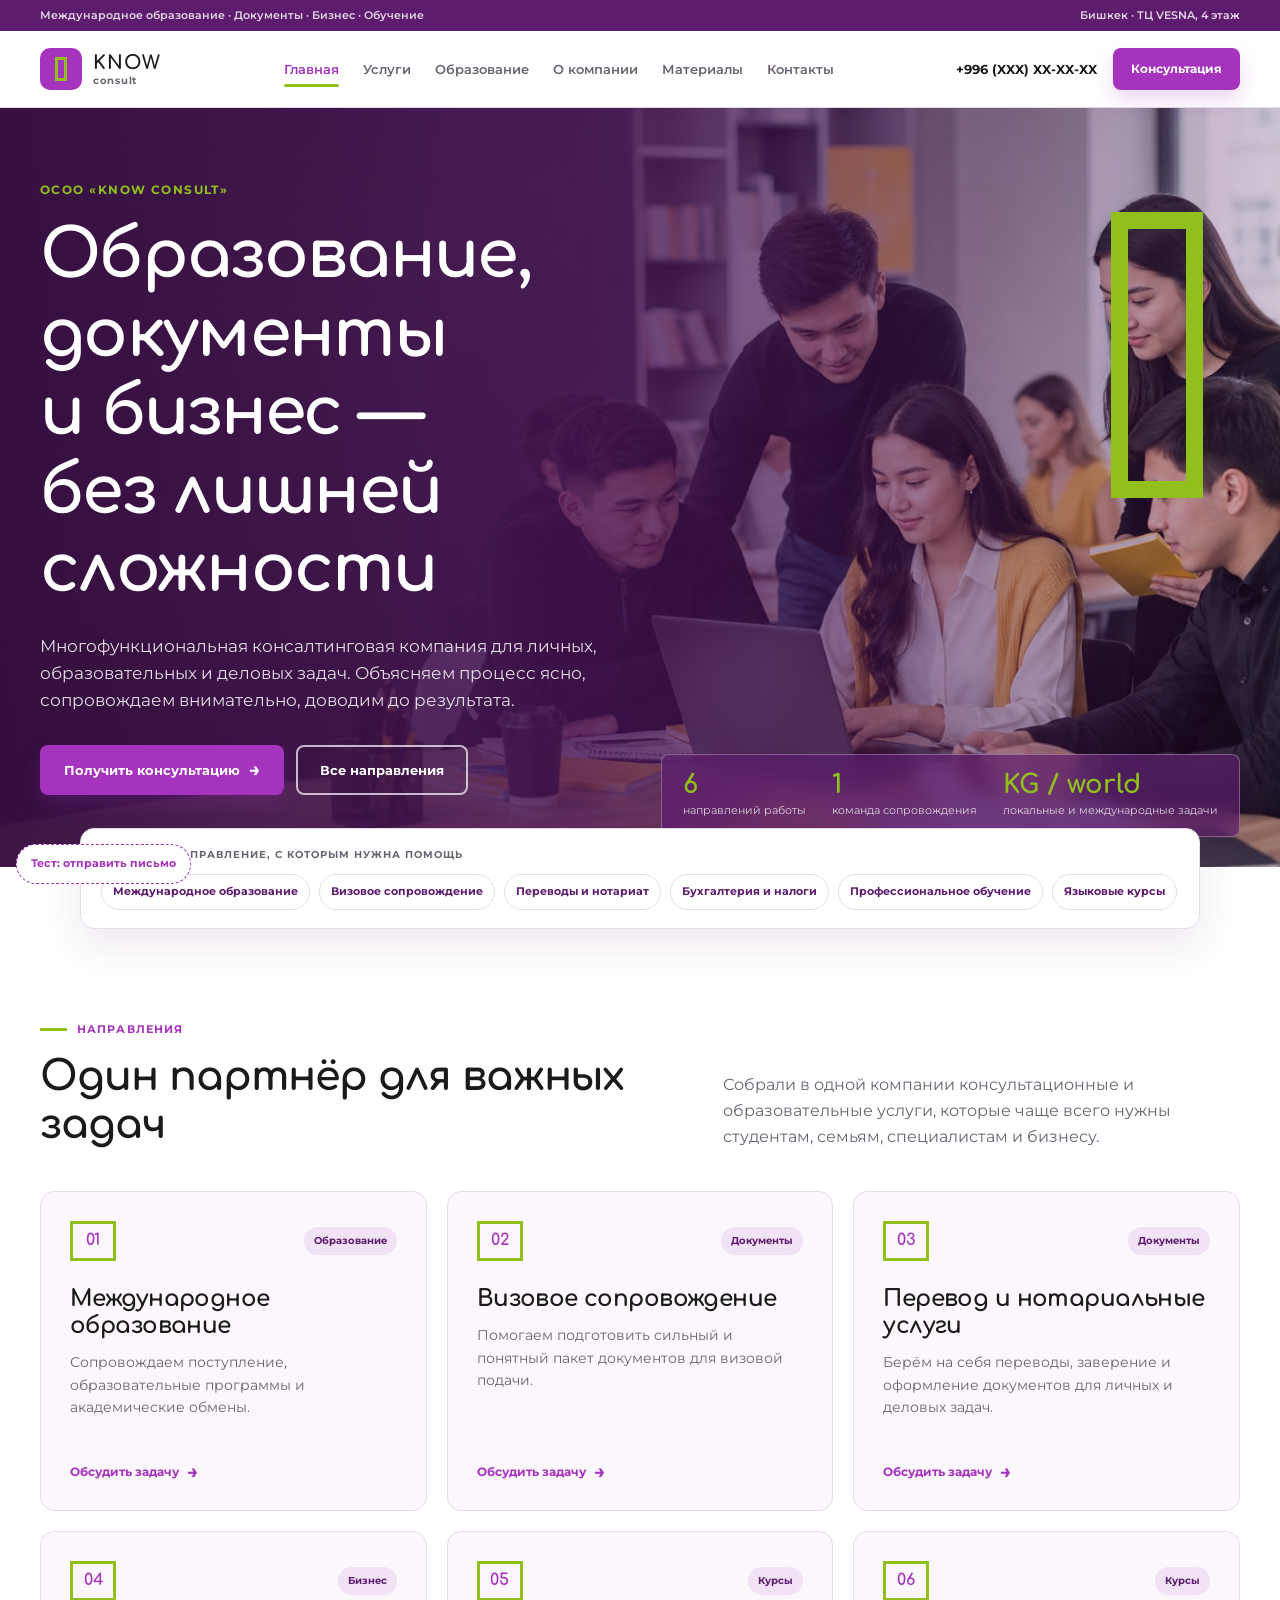
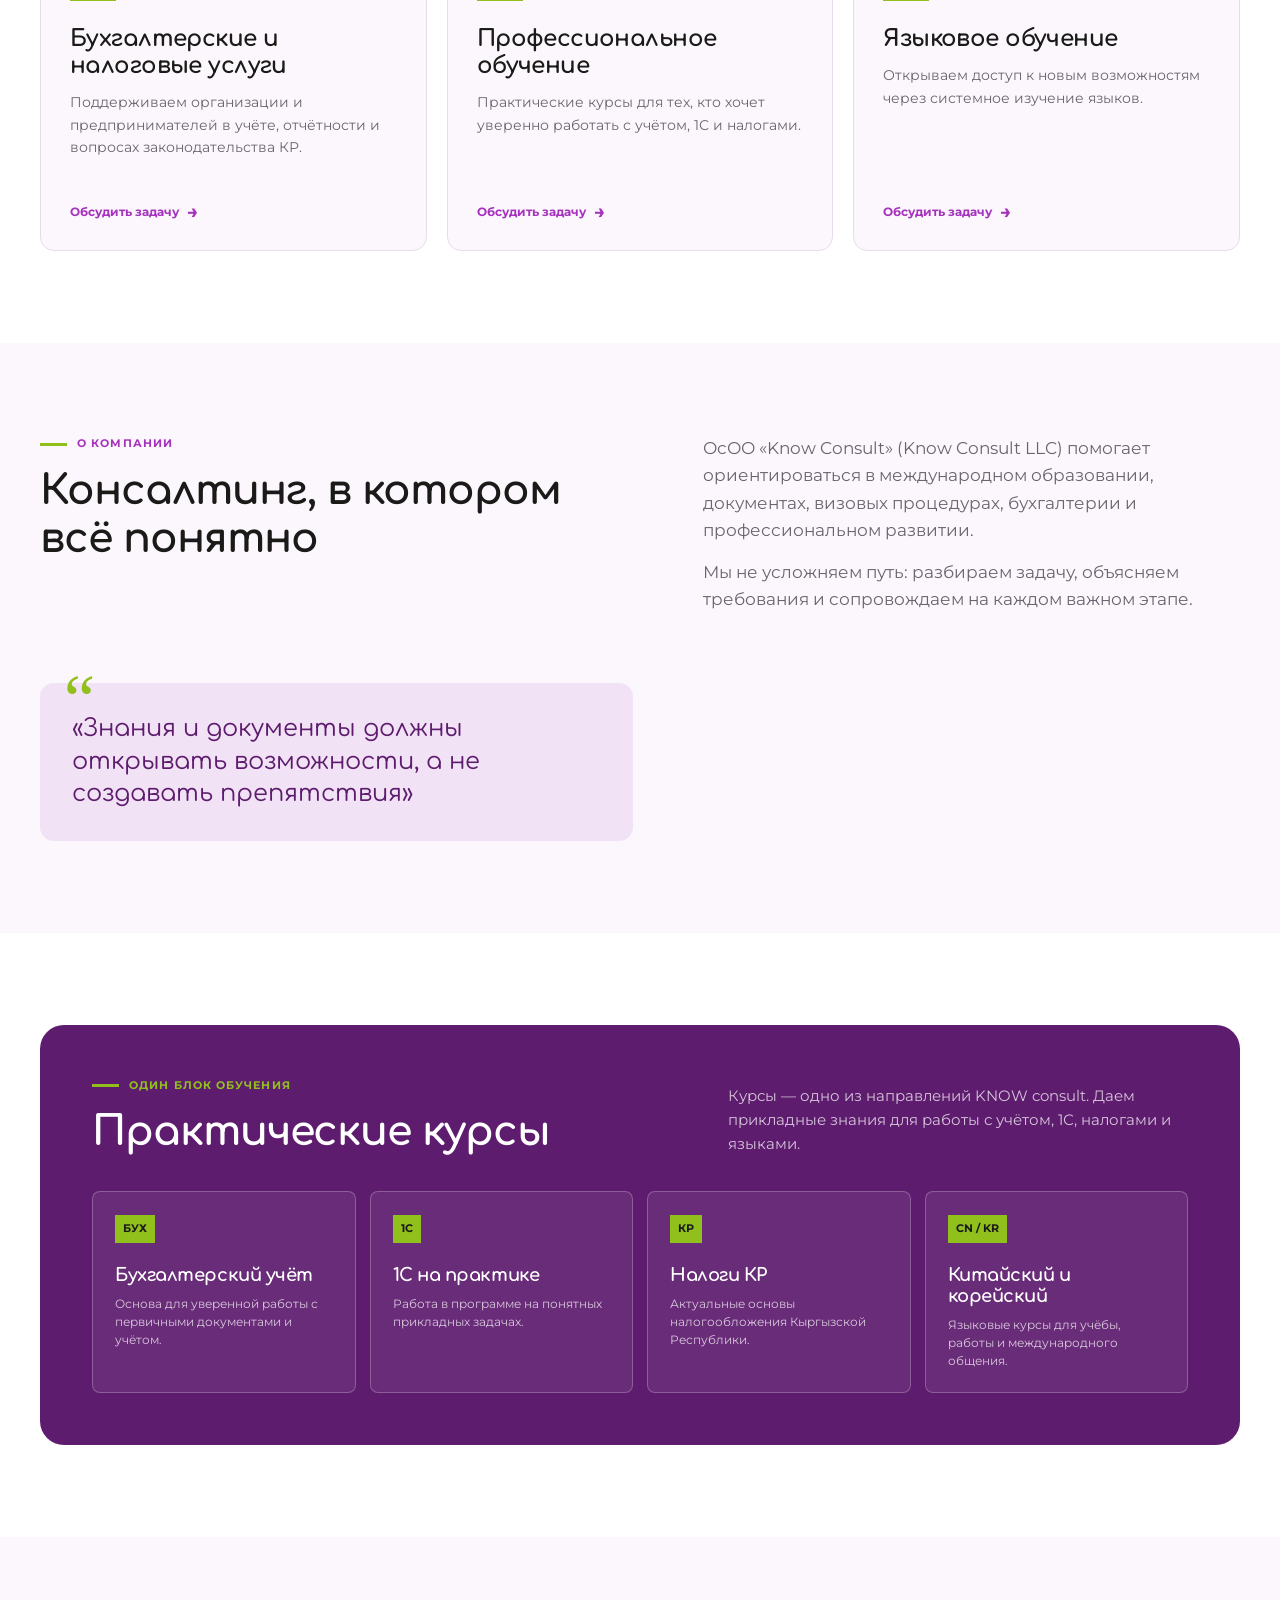
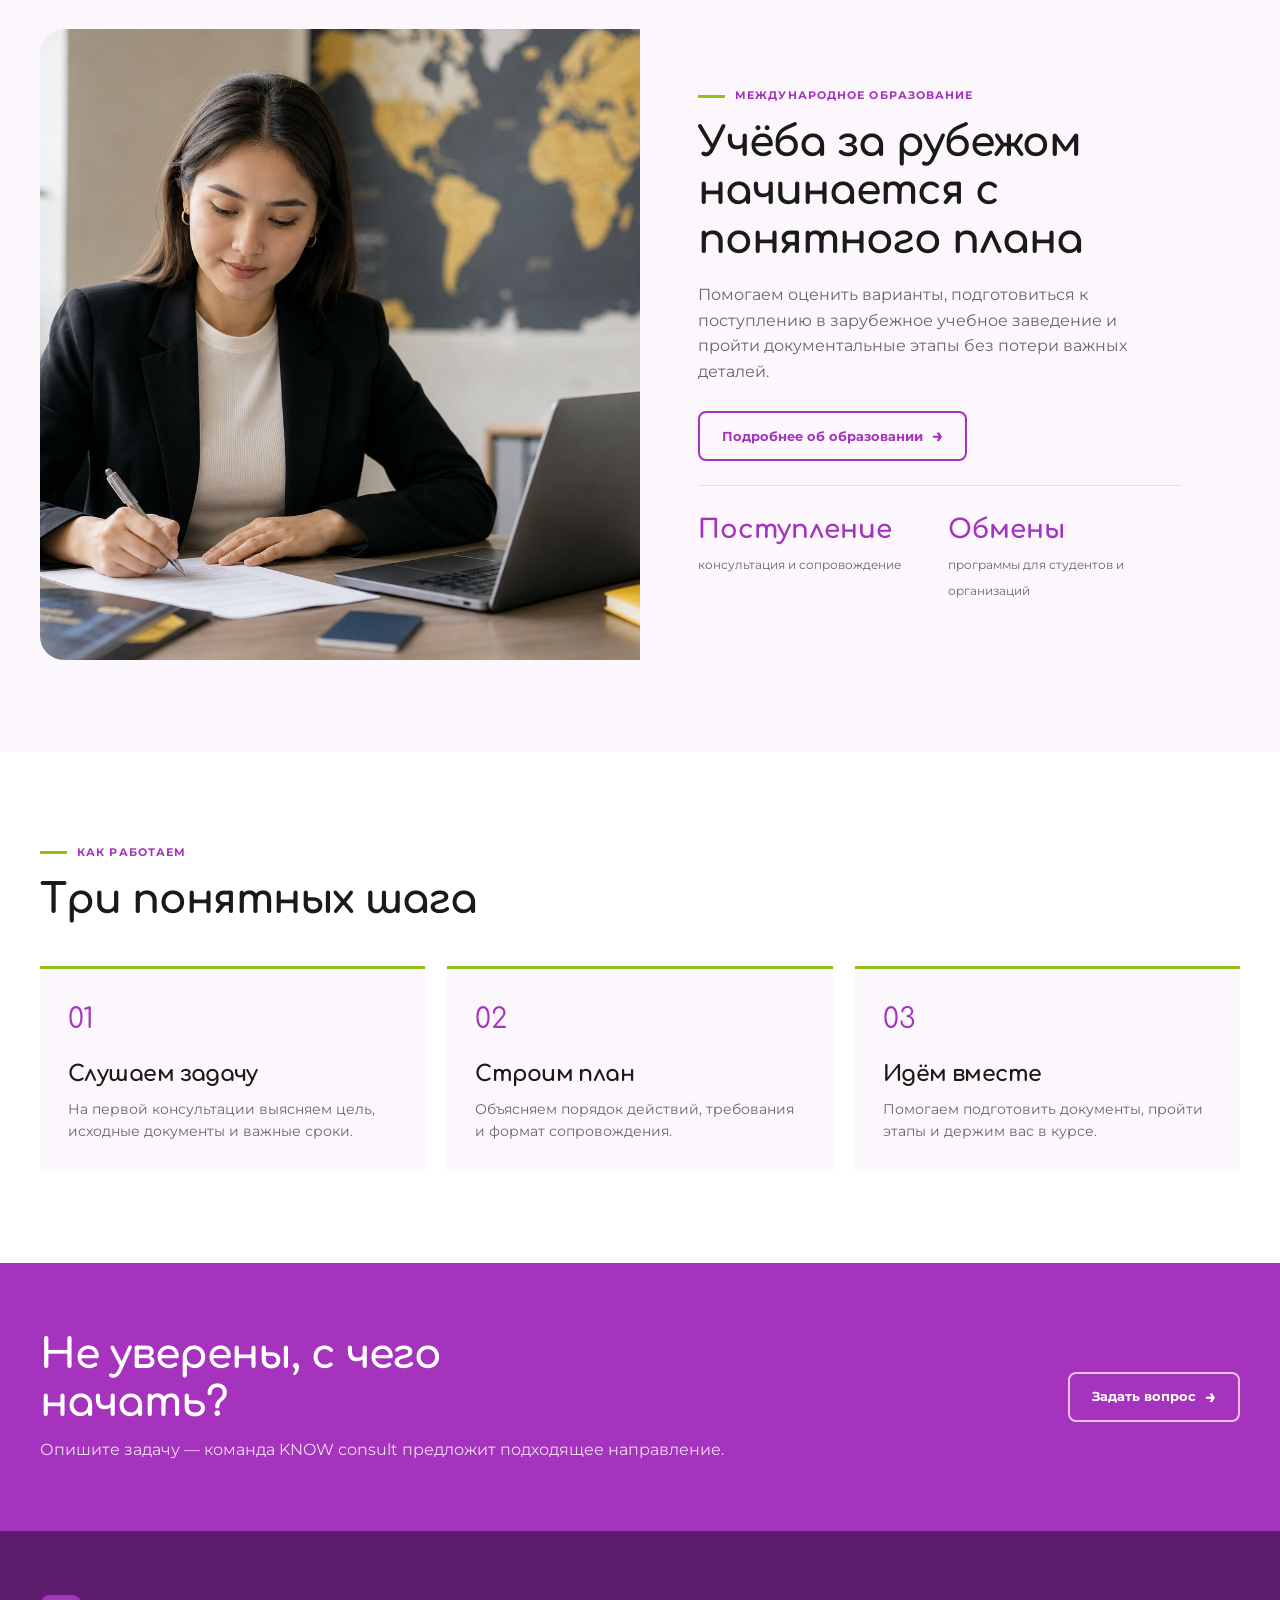
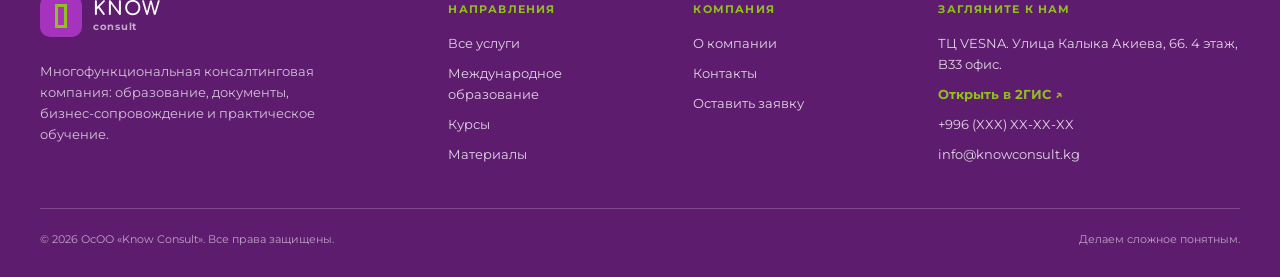
<file: index.html>
<!doctype html>
<html lang="ru">
  <head>
    <meta charset="utf-8" />
    <meta
      name="viewport"
      content="width=device-width, initial-scale=1, viewport-fit=cover"
    />
    <title>KNOW consult — образование, документы и бизнес-сопровождение</title>
    <meta
      name="description"
      content="ОсОО Know Consult — международное образование, визовое сопровождение, переводы, бухгалтерские услуги и практические курсы в Бишкеке."
    />
    <link rel="icon" href="assets/img/favicon.svg" type="image/svg+xml" />
    <link rel="preconnect" href="https://fonts.googleapis.com" />
    <link rel="preconnect" href="https://fonts.gstatic.com" crossorigin />
    <link
      href="https://fonts.googleapis.com/css2?family=Comfortaa:wght@600;700&family=Montserrat:wght@400;500;600;700&display=swap"
      rel="stylesheet"
    />
    <link rel="stylesheet" href="css/variables.css" />
    <link rel="stylesheet" href="css/base.css" />
    <link rel="stylesheet" href="css/components.css" />
    <link rel="stylesheet" href="css/pages.css" />
    <link rel="stylesheet" href="css/responsive.css" />
  </head>
  <body data-page="home">
    <div data-include="header"></div>

    <main>
      <section class="hero" aria-labelledby="hero-title">
        <div class="hero__media">
          <img
            src="assets/img/know-hero-education.jpg"
            alt="Студенты на занятии в современной аудитории"
          />
        </div>
        <div class="hero__veil"></div>
        <div class="wrap">
          <p class="eyebrow">ОсОО «Know Consult»</p>
          <h1 id="hero-title">
            Образование, документы и бизнес — без лишней сложности
          </h1>
          <p class="hero__lead">
            Многофункциональная консалтинговая компания для личных,
            образовательных и деловых задач. Объясняем процесс ясно,
            сопровождаем внимательно, доводим до результата.
          </p>
          <div class="hero__actions">
            <button class="btn btn-primary" type="button" data-consult>
              Получить консультацию <span class="arrow">→</span>
            </button>
            <a class="btn btn-light" href="services.html">Все направления</a>
          </div>
        </div>
        <div class="hero__facts" aria-label="Ключевые показатели компании">
          <div><b>6</b><span>направлений работы</span></div>
          <div><b>1</b><span>команда сопровождения</span></div>
          <div>
            <b>KG / world</b><span>локальные и международные задачи</span>
          </div>
        </div>
      </section>

      <section class="service-jump" aria-label="Направления компании">
        <p class="service-jump__label">
          Выберите направление, с которым нужна помощь
        </p>
        <div class="service-jump__links">
          <a href="services.html#education">Международное образование</a>
          <a href="services.html#visa">Визовое сопровождение</a>
          <a href="services.html#translation">Переводы и нотариат</a>
          <a href="services.html#accounting">Бухгалтерия и налоги</a>
          <a href="services.html#training">Профессиональное обучение</a>
          <a href="services.html#languages">Языковые курсы</a>
        </div>
      </section>

      <section class="section" id="directions">
        <div class="wrap">
          <div class="sec-head">
            <div>
              <p class="section-kicker">Направления</p>
              <h2>Один партнёр для важных задач</h2>
            </div>
            <p class="sec-head__text">
              Собрали в одной компании консультационные и образовательные
              услуги, которые чаще всего нужны студентам, семьям, специалистам и
              бизнесу.
            </p>
          </div>
          <div class="service-grid" id="home-services"></div>
        </div>
      </section>

      <section class="section section--soft">
        <div class="wrap company-intro">
          <div>
            <p class="section-kicker">О компании</p>
            <h2>Консалтинг, в котором всё понятно</h2>
          </div>
          <div class="company-intro__copy">
            <p>
              ОсОО «Know Consult» (Know Consult LLC) помогает ориентироваться в
              международном образовании, документах, визовых процедурах,
              бухгалтерии и профессиональном развитии.
            </p>
            <p>
              Мы не усложняем путь: разбираем задачу, объясняем требования и
              сопровождаем на каждом важном этапе.
            </p>
          </div>
          <div class="company-intro__note">
            «Знания и документы должны открывать возможности, а не создавать
            препятствия»
          </div>
        </div>
      </section>

      <section class="section" id="courses">
        <div class="wrap">
          <div class="course-feature">
            <div class="course-feature__head">
              <div>
                <p class="section-kicker">Один блок обучения</p>
                <h2>Практические курсы</h2>
              </div>
              <p>
                Курсы — одно из направлений KNOW consult. Даем прикладные знания
                для работы с учётом, 1С, налогами и языками.
              </p>
            </div>
            <div class="course-grid" id="course-list"></div>
          </div>
        </div>
      </section>

      <section class="section section--soft">
        <div class="wrap">
          <div class="education-split">
            <div class="education-split__photo">
              <img
                src="assets/img/know-study-abroad.jpg"
                alt="Подготовка документов для поступления за рубеж"
                loading="lazy"
              />
            </div>
            <div class="education-split__copy">
              <p class="section-kicker">Международное образование</p>
              <h2>Учёба за рубежом начинается с понятного плана</h2>
              <p>
                Помогаем оценить варианты, подготовиться к поступлению в
                зарубежное учебное заведение и пройти документальные этапы без
                потери важных деталей.
              </p>
              <a class="btn btn-outline" href="cases.html"
                >Подробнее об образовании <span class="arrow">→</span></a
              >
              <div class="education-split__points">
                <div>
                  <strong>Поступление</strong
                  ><span>консультация и сопровождение</span>
                </div>
                <div>
                  <strong>Обмены</strong
                  ><span>программы для студентов и организаций</span>
                </div>
              </div>
            </div>
          </div>
        </div>
      </section>

      <section class="section">
        <div class="wrap">
          <div class="sec-head">
            <div>
              <p class="section-kicker">Как работаем</p>
              <h2>Три понятных шага</h2>
            </div>
          </div>
          <div class="process-grid">
            <article class="process-card">
              <span class="process-card__number">01</span>
              <h3>Слушаем задачу</h3>
              <p>
                На первой консультации выясняем цель, исходные документы и
                важные сроки.
              </p>
            </article>
            <article class="process-card">
              <span class="process-card__number">02</span>
              <h3>Строим план</h3>
              <p>
                Объясняем порядок действий, требования и формат сопровождения.
              </p>
            </article>
            <article class="process-card">
              <span class="process-card__number">03</span>
              <h3>Идём вместе</h3>
              <p>
                Помогаем подготовить документы, пройти этапы и держим вас в
                курсе.
              </p>
            </article>
          </div>
        </div>
      </section>

      <section class="cta-band">
        <div class="wrap">
          <div>
            <h2>Не уверены, с чего начать?</h2>
            <p>
              Опишите задачу — команда KNOW consult предложит подходящее
              направление.
            </p>
          </div>
          <button class="btn btn-light" type="button" data-consult>
            Задать вопрос <span class="arrow">→</span>
          </button>
        </div>
      </section>
    </main>

    <div data-include="footer"></div>
    <script src="js/config.js"></script>
    <script src="js/data.js"></script>
    <script src="js/layout.js"></script>
    <script src="js/render.js"></script>
    <script src="js/mail.js"></script>
    <script src="js/form.js"></script>
  </body>
</html>
</file>
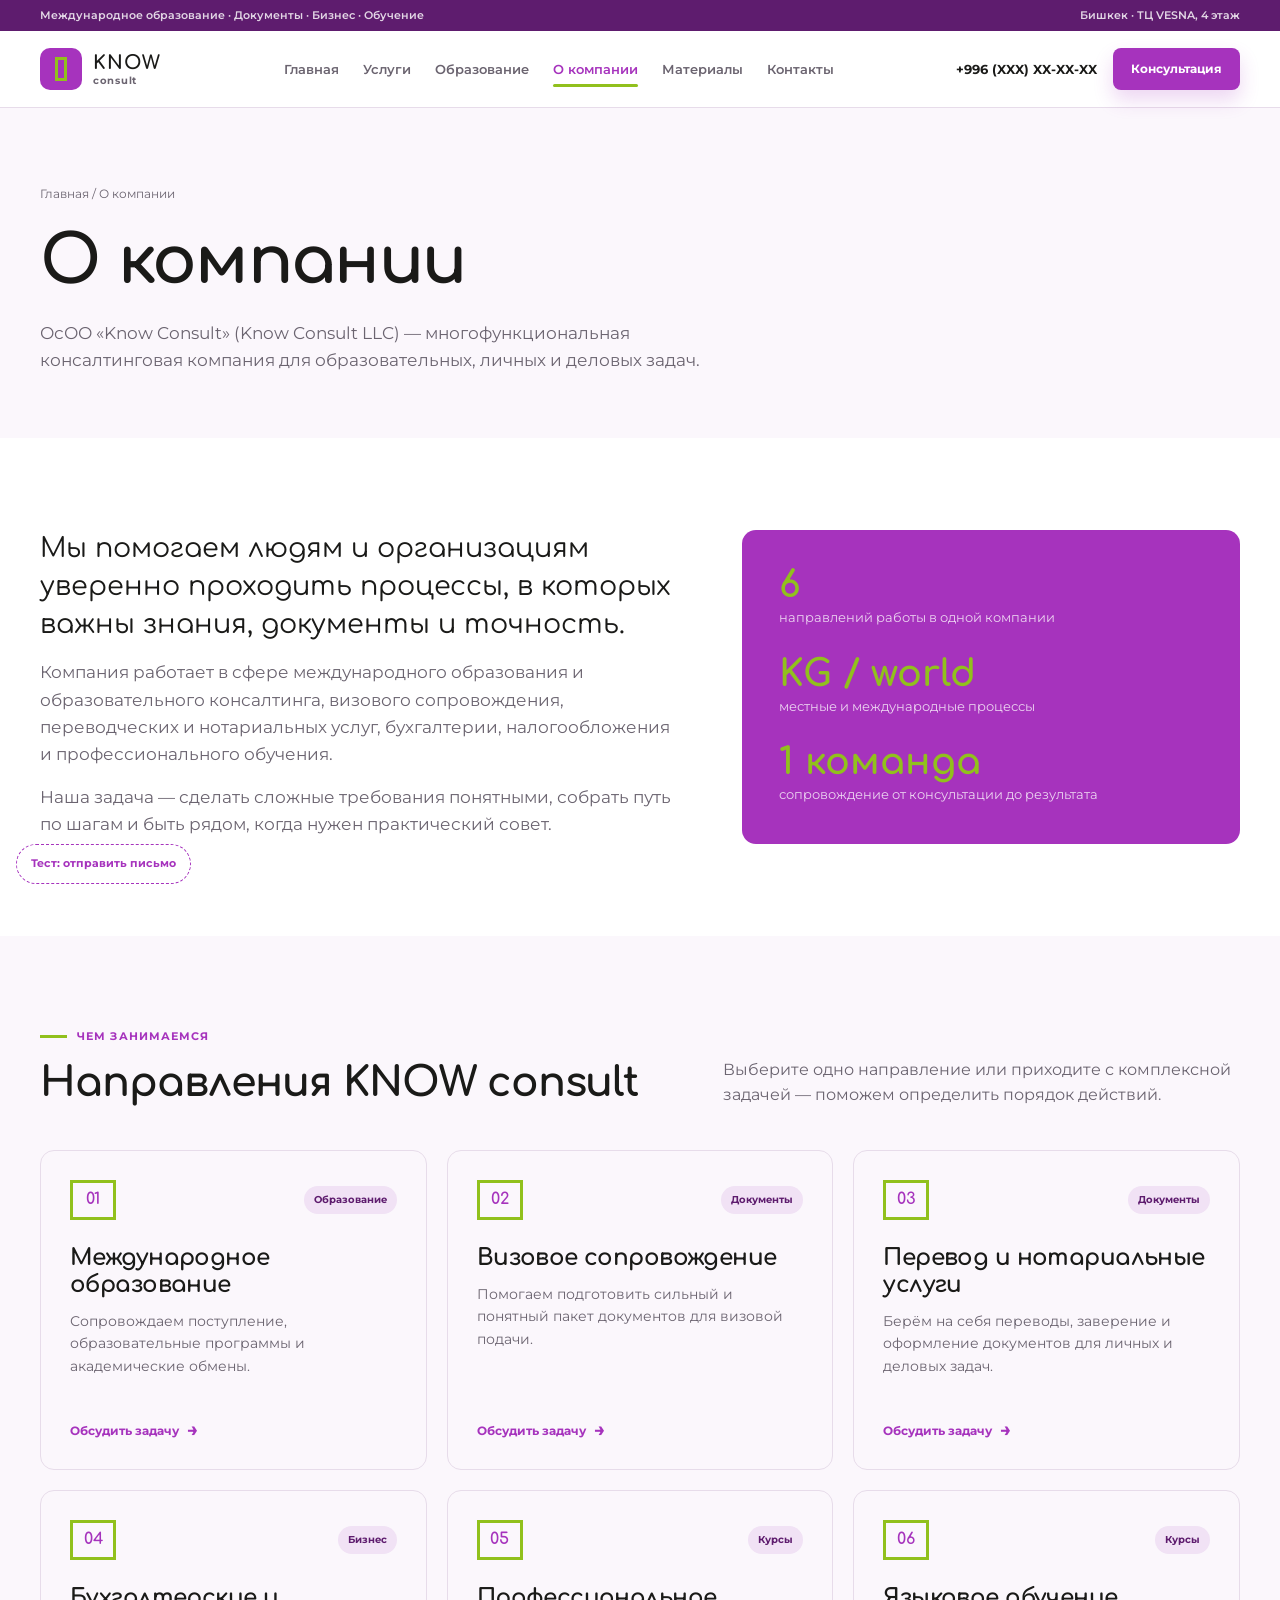
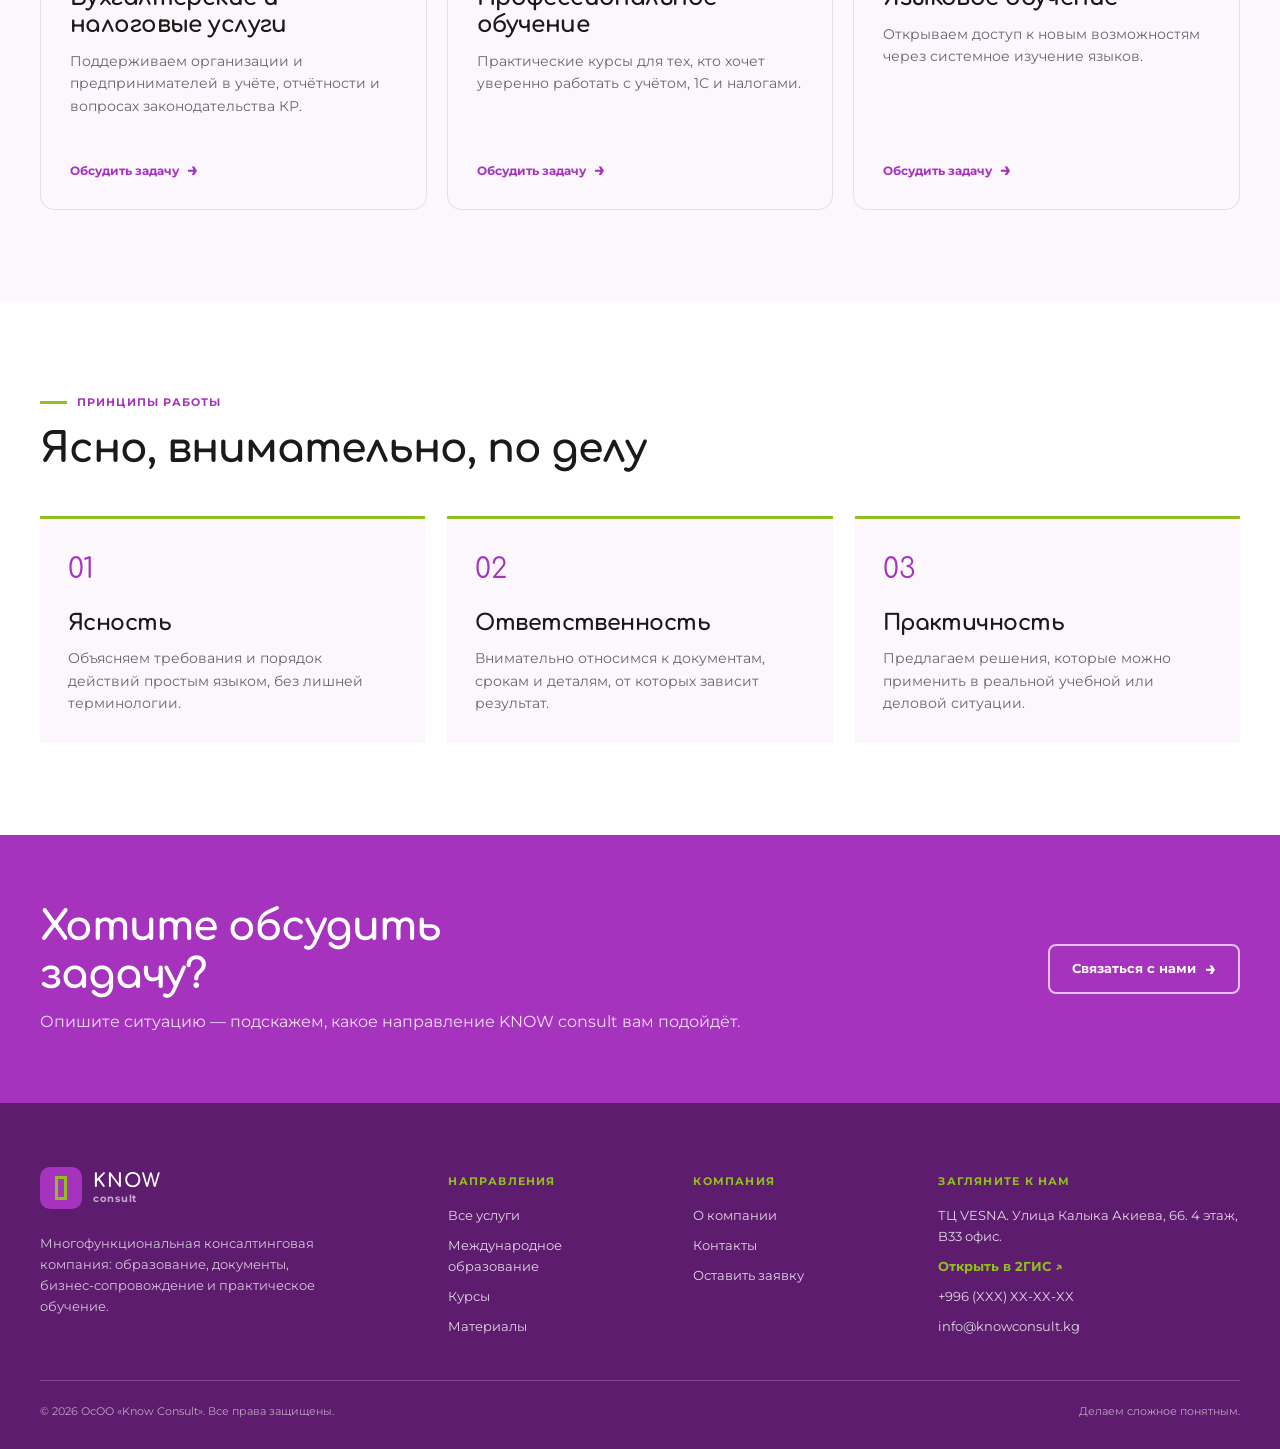
<file: about.html>
<!doctype html>
<html lang="ru">
  <head>
    <meta charset="utf-8" />
    <meta
      name="viewport"
      content="width=device-width, initial-scale=1, viewport-fit=cover"
    />
    <title>О компании — KNOW consult</title>
    <meta
      name="description"
      content="ОсОО Know Consult — многофункциональная консалтинговая компания в сферах образования, виз, документов, бухгалтерии и обучения."
    />
    <link rel="icon" href="assets/img/favicon.svg" type="image/svg+xml" />
    <link rel="preconnect" href="https://fonts.googleapis.com" />
    <link rel="preconnect" href="https://fonts.gstatic.com" crossorigin />
    <link
      href="https://fonts.googleapis.com/css2?family=Comfortaa:wght@600;700&family=Montserrat:wght@400;500;600;700&display=swap"
      rel="stylesheet"
    />
    <link rel="stylesheet" href="css/variables.css" />
    <link rel="stylesheet" href="css/base.css" />
    <link rel="stylesheet" href="css/components.css" />
    <link rel="stylesheet" href="css/pages.css" />
    <link rel="stylesheet" href="css/responsive.css" />
  </head>
  <body data-page="about">
    <div data-include="header"></div>

    <main>
      <section class="page-hero">
        <div class="wrap">
          <div class="crumbs">
            <a href="index.html">Главная</a> / О компании
          </div>
          <h1>О компании</h1>
          <p>
            ОсОО «Know Consult» (Know Consult LLC) — многофункциональная
            консалтинговая компания для образовательных, личных и деловых задач.
          </p>
        </div>
      </section>

      <section class="section">
        <div class="wrap about-story">
          <div class="about-story__copy">
            <p class="intro">
              Мы помогаем людям и организациям уверенно проходить процессы, в
              которых важны знания, документы и точность.
            </p>
            <p>
              Компания работает в сфере международного образования и
              образовательного консалтинга, визового сопровождения,
              переводческих и нотариальных услуг, бухгалтерии, налогообложения и
              профессионального обучения.
            </p>
            <p>
              Наша задача — сделать сложные требования понятными, собрать путь
              по шагам и быть рядом, когда нужен практический совет.
            </p>
          </div>
          <aside class="about-facts">
            <div>
              <strong>6</strong><span>направлений работы в одной компании</span>
            </div>
            <div>
              <strong>KG / world</strong
              ><span>местные и международные процессы</span>
            </div>
            <div>
              <strong>1 команда</strong
              ><span>сопровождение от консультации до результата</span>
            </div>
          </aside>
        </div>
      </section>

      <section class="section section--soft">
        <div class="wrap">
          <div class="sec-head">
            <div>
              <p class="section-kicker">Чем занимаемся</p>
              <h2>Направления KNOW consult</h2>
            </div>
            <p class="sec-head__text">
              Выберите одно направление или приходите с комплексной задачей —
              поможем определить порядок действий.
            </p>
          </div>
          <div class="service-grid" id="home-services"></div>
        </div>
      </section>

      <section class="section">
        <div class="wrap">
          <div class="sec-head">
            <div>
              <p class="section-kicker">Принципы работы</p>
              <h2>Ясно, внимательно, по делу</h2>
            </div>
          </div>
          <div class="process-grid">
            <article class="process-card">
              <span class="process-card__number">01</span>
              <h3>Ясность</h3>
              <p>
                Объясняем требования и порядок действий простым языком, без
                лишней терминологии.
              </p>
            </article>
            <article class="process-card">
              <span class="process-card__number">02</span>
              <h3>Ответственность</h3>
              <p>
                Внимательно относимся к документам, срокам и деталям, от которых
                зависит результат.
              </p>
            </article>
            <article class="process-card">
              <span class="process-card__number">03</span>
              <h3>Практичность</h3>
              <p>
                Предлагаем решения, которые можно применить в реальной учебной
                или деловой ситуации.
              </p>
            </article>
          </div>
        </div>
      </section>

      <section class="cta-band">
        <div class="wrap">
          <div>
            <h2>Хотите обсудить задачу?</h2>
            <p>
              Опишите ситуацию — подскажем, какое направление KNOW consult вам
              подойдёт.
            </p>
          </div>
          <button class="btn btn-light" type="button" data-consult>
            Связаться с нами <span class="arrow">→</span>
          </button>
        </div>
      </section>
    </main>

    <div data-include="footer"></div>
    <script src="js/config.js"></script>
    <script src="js/data.js"></script>
    <script src="js/layout.js"></script>
    <script src="js/render.js"></script>
    <script src="js/mail.js"></script>
    <script src="js/form.js"></script>
  </body>
</html>
</file>
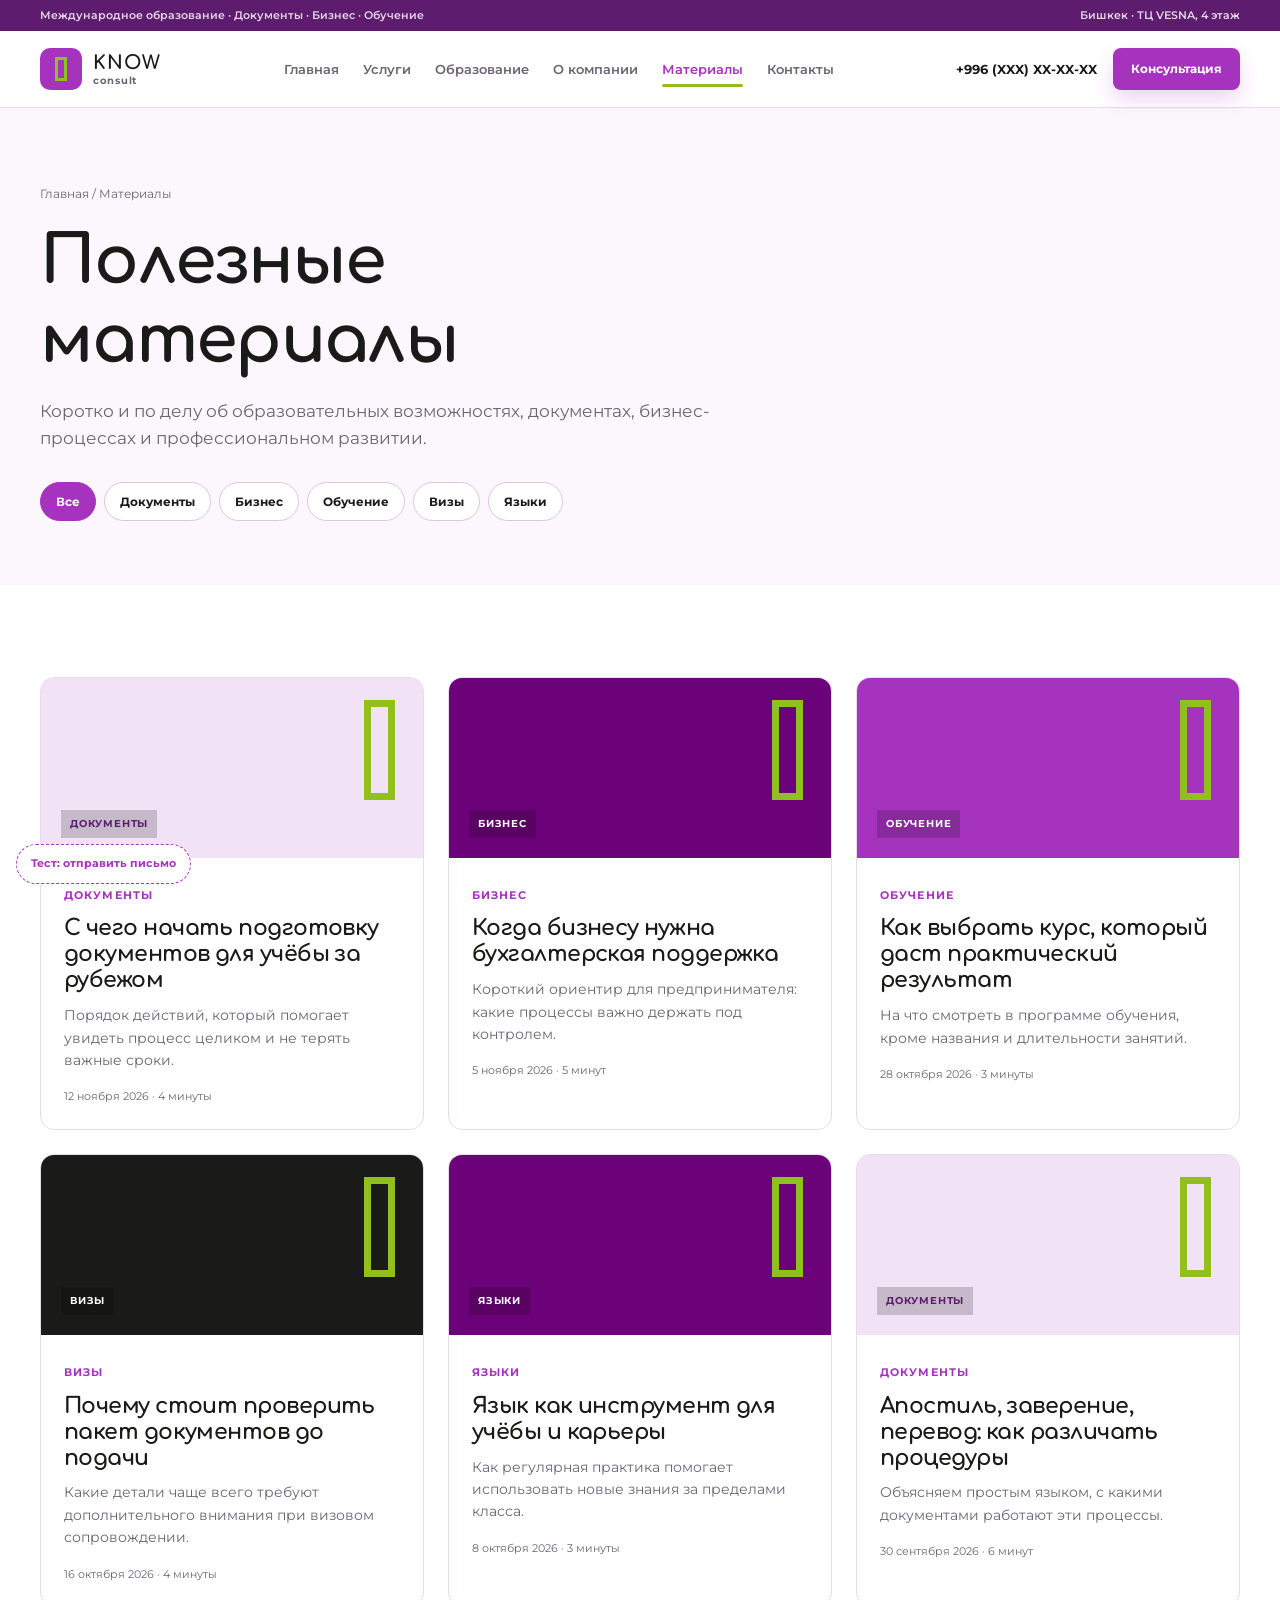
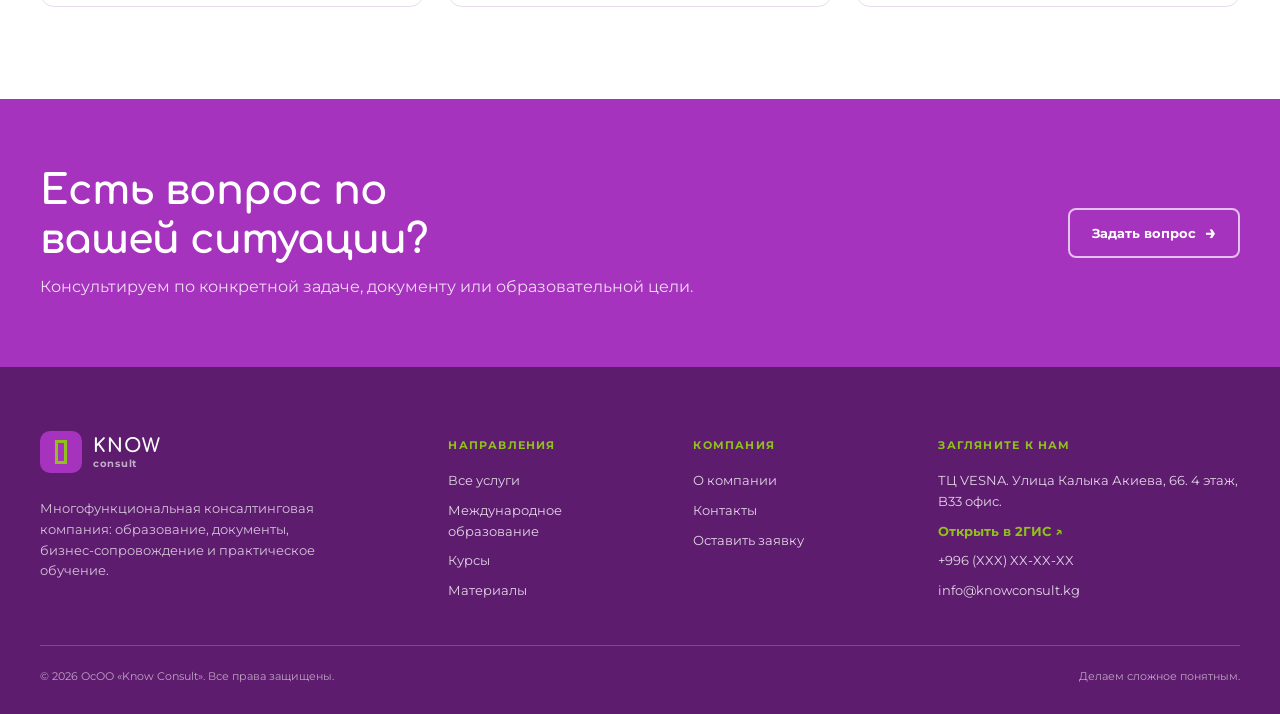
<file: blog.html>
<!doctype html>
<html lang="ru">
  <head>
    <meta charset="utf-8" />
    <meta
      name="viewport"
      content="width=device-width, initial-scale=1, viewport-fit=cover"
    />
    <title>Материалы — KNOW consult</title>
    <meta
      name="description"
      content="Полезные материалы Know Consult об образовании, документах, визах, бизнесе и обучении."
    />
    <link rel="icon" href="assets/img/favicon.svg" type="image/svg+xml" />
    <link rel="preconnect" href="https://fonts.googleapis.com" />
    <link rel="preconnect" href="https://fonts.gstatic.com" crossorigin />
    <link
      href="https://fonts.googleapis.com/css2?family=Comfortaa:wght@600;700&family=Montserrat:wght@400;500;600;700&display=swap"
      rel="stylesheet"
    />
    <link rel="stylesheet" href="css/variables.css" />
    <link rel="stylesheet" href="css/base.css" />
    <link rel="stylesheet" href="css/components.css" />
    <link rel="stylesheet" href="css/pages.css" />
    <link rel="stylesheet" href="css/responsive.css" />
  </head>
  <body data-page="blog">
    <div data-include="header"></div>

    <main>
      <section class="page-hero">
        <div class="wrap">
          <div class="crumbs"><a href="index.html">Главная</a> / Материалы</div>
          <h1>Полезные материалы</h1>
          <p>
            Коротко и по делу об образовательных возможностях, документах,
            бизнес-процессах и профессиональном развитии.
          </p>
          <div class="filters" id="blog-filters"></div>
        </div>
      </section>

      <section class="section">
        <div class="wrap"><div class="post-grid" id="blog-list"></div></div>
      </section>

      <section class="cta-band">
        <div class="wrap">
          <div>
            <h2>Есть вопрос по вашей ситуации?</h2>
            <p>
              Консультируем по конкретной задаче, документу или образовательной
              цели.
            </p>
          </div>
          <button class="btn btn-light" type="button" data-consult>
            Задать вопрос <span class="arrow">→</span>
          </button>
        </div>
      </section>
    </main>

    <div data-include="footer"></div>
    <script src="js/config.js"></script>
    <script src="js/data.js"></script>
    <script src="js/layout.js"></script>
    <script src="js/render.js"></script>
    <script src="js/mail.js"></script>
    <script src="js/form.js"></script>
  </body>
</html>
</file>
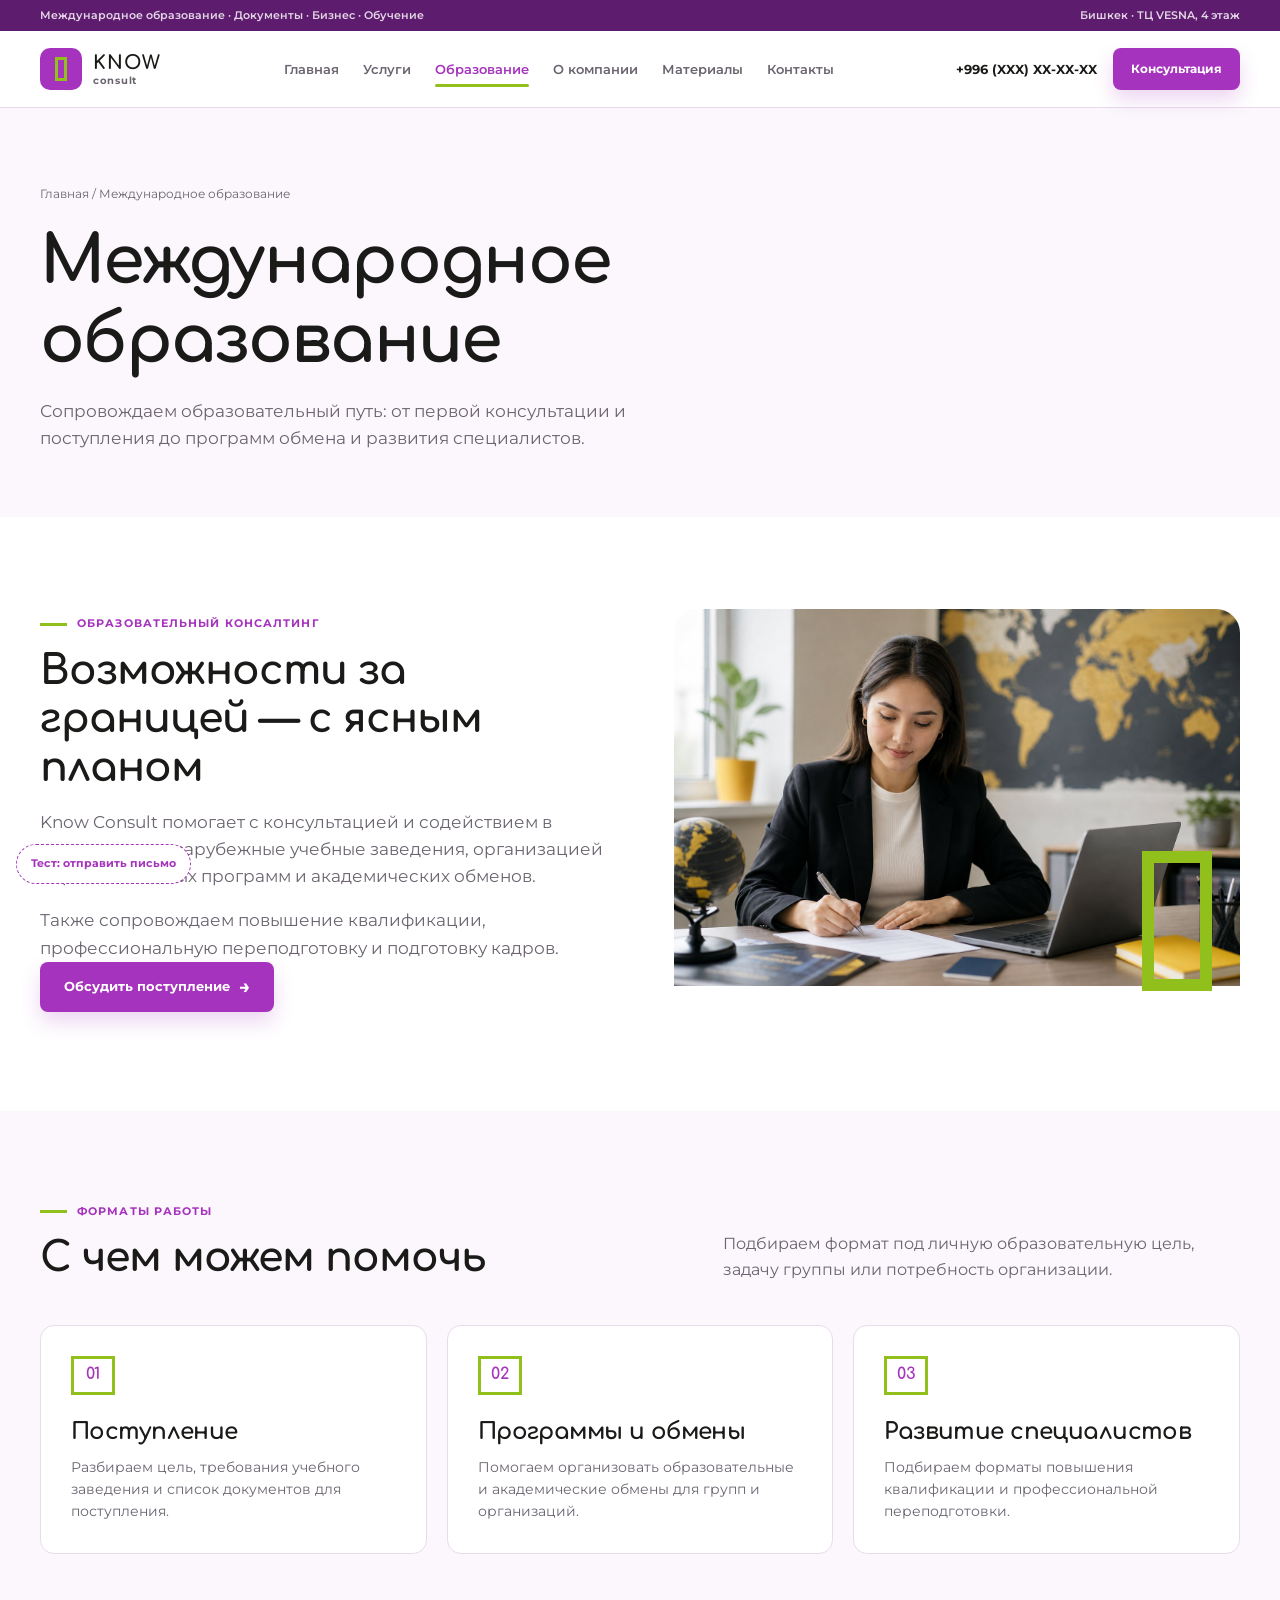
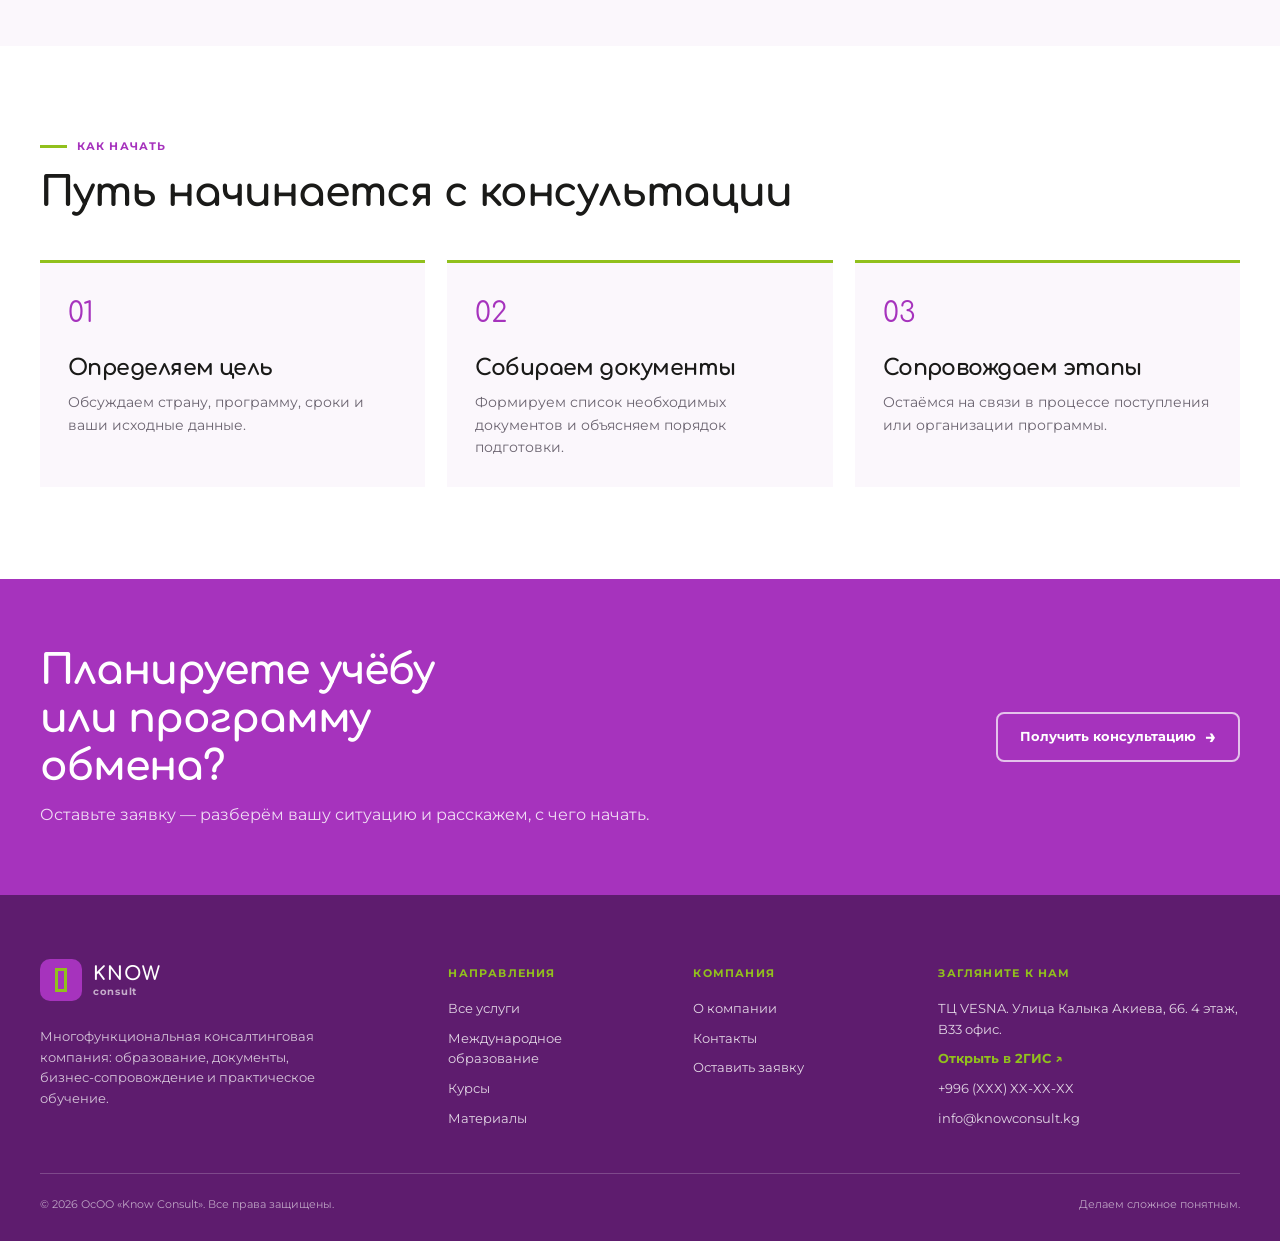
<file: cases.html>
<!doctype html>
<html lang="ru">
  <head>
    <meta charset="utf-8" />
    <meta
      name="viewport"
      content="width=device-width, initial-scale=1, viewport-fit=cover"
    />
    <title>Международное образование — KNOW consult</title>
    <meta
      name="description"
      content="Сопровождение поступления, международных образовательных программ и академических обменов от Know Consult."
    />
    <link rel="icon" href="assets/img/favicon.svg" type="image/svg+xml" />
    <link rel="preconnect" href="https://fonts.googleapis.com" />
    <link rel="preconnect" href="https://fonts.gstatic.com" crossorigin />
    <link
      href="https://fonts.googleapis.com/css2?family=Comfortaa:wght@600;700&family=Montserrat:wght@400;500;600;700&display=swap"
      rel="stylesheet"
    />
    <link rel="stylesheet" href="css/variables.css" />
    <link rel="stylesheet" href="css/base.css" />
    <link rel="stylesheet" href="css/components.css" />
    <link rel="stylesheet" href="css/pages.css" />
    <link rel="stylesheet" href="css/responsive.css" />
  </head>
  <body data-page="education">
    <div data-include="header"></div>

    <main>
      <section class="page-hero">
        <div class="wrap">
          <div class="crumbs">
            <a href="index.html">Главная</a> / Международное образование
          </div>
          <h1>Международное образование</h1>
          <p>
            Сопровождаем образовательный путь: от первой консультации и
            поступления до программ обмена и развития специалистов.
          </p>
        </div>
      </section>

      <section class="section">
        <div class="wrap education-lead">
          <div class="education-lead__copy">
            <p class="section-kicker">Образовательный консалтинг</p>
            <h2>Возможности за границей — с ясным планом</h2>
            <p>
              Know Consult помогает с консультацией и содействием в поступлении
              в зарубежные учебные заведения, организацией образовательных
              программ и академических обменов.
            </p>
            <p>
              Также сопровождаем повышение квалификации, профессиональную
              переподготовку и подготовку кадров.
            </p>
            <button class="btn btn-primary" type="button" data-consult>
              Обсудить поступление <span class="arrow">→</span>
            </button>
          </div>
          <div class="education-lead__photo">
            <img
              src="assets/img/know-study-abroad.jpg"
              alt="Подготовка документов для международного образования"
            />
          </div>
        </div>
      </section>

      <section class="section section--soft">
        <div class="wrap">
          <div class="sec-head">
            <div>
              <p class="section-kicker">Форматы работы</p>
              <h2>С чем можем помочь</h2>
            </div>
            <p class="sec-head__text">
              Подбираем формат под личную образовательную цель, задачу группы
              или потребность организации.
            </p>
          </div>
          <div class="format-grid" id="education-formats"></div>
        </div>
      </section>

      <section class="section">
        <div class="wrap">
          <div class="sec-head">
            <div>
              <p class="section-kicker">Как начать</p>
              <h2>Путь начинается с консультации</h2>
            </div>
          </div>
          <div class="process-grid">
            <article class="process-card">
              <span class="process-card__number">01</span>
              <h3>Определяем цель</h3>
              <p>Обсуждаем страну, программу, сроки и ваши исходные данные.</p>
            </article>
            <article class="process-card">
              <span class="process-card__number">02</span>
              <h3>Собираем документы</h3>
              <p>
                Формируем список необходимых документов и объясняем порядок
                подготовки.
              </p>
            </article>
            <article class="process-card">
              <span class="process-card__number">03</span>
              <h3>Сопровождаем этапы</h3>
              <p>
                Остаёмся на связи в процессе поступления или организации
                программы.
              </p>
            </article>
          </div>
        </div>
      </section>

      <section class="cta-band">
        <div class="wrap">
          <div>
            <h2>Планируете учёбу или программу обмена?</h2>
            <p>
              Оставьте заявку — разберём вашу ситуацию и расскажем, с чего
              начать.
            </p>
          </div>
          <button class="btn btn-light" type="button" data-consult>
            Получить консультацию <span class="arrow">→</span>
          </button>
        </div>
      </section>
    </main>

    <div data-include="footer"></div>
    <script src="js/config.js"></script>
    <script src="js/data.js"></script>
    <script src="js/layout.js"></script>
    <script src="js/render.js"></script>
    <script src="js/mail.js"></script>
    <script src="js/form.js"></script>
  </body>
</html>
</file>
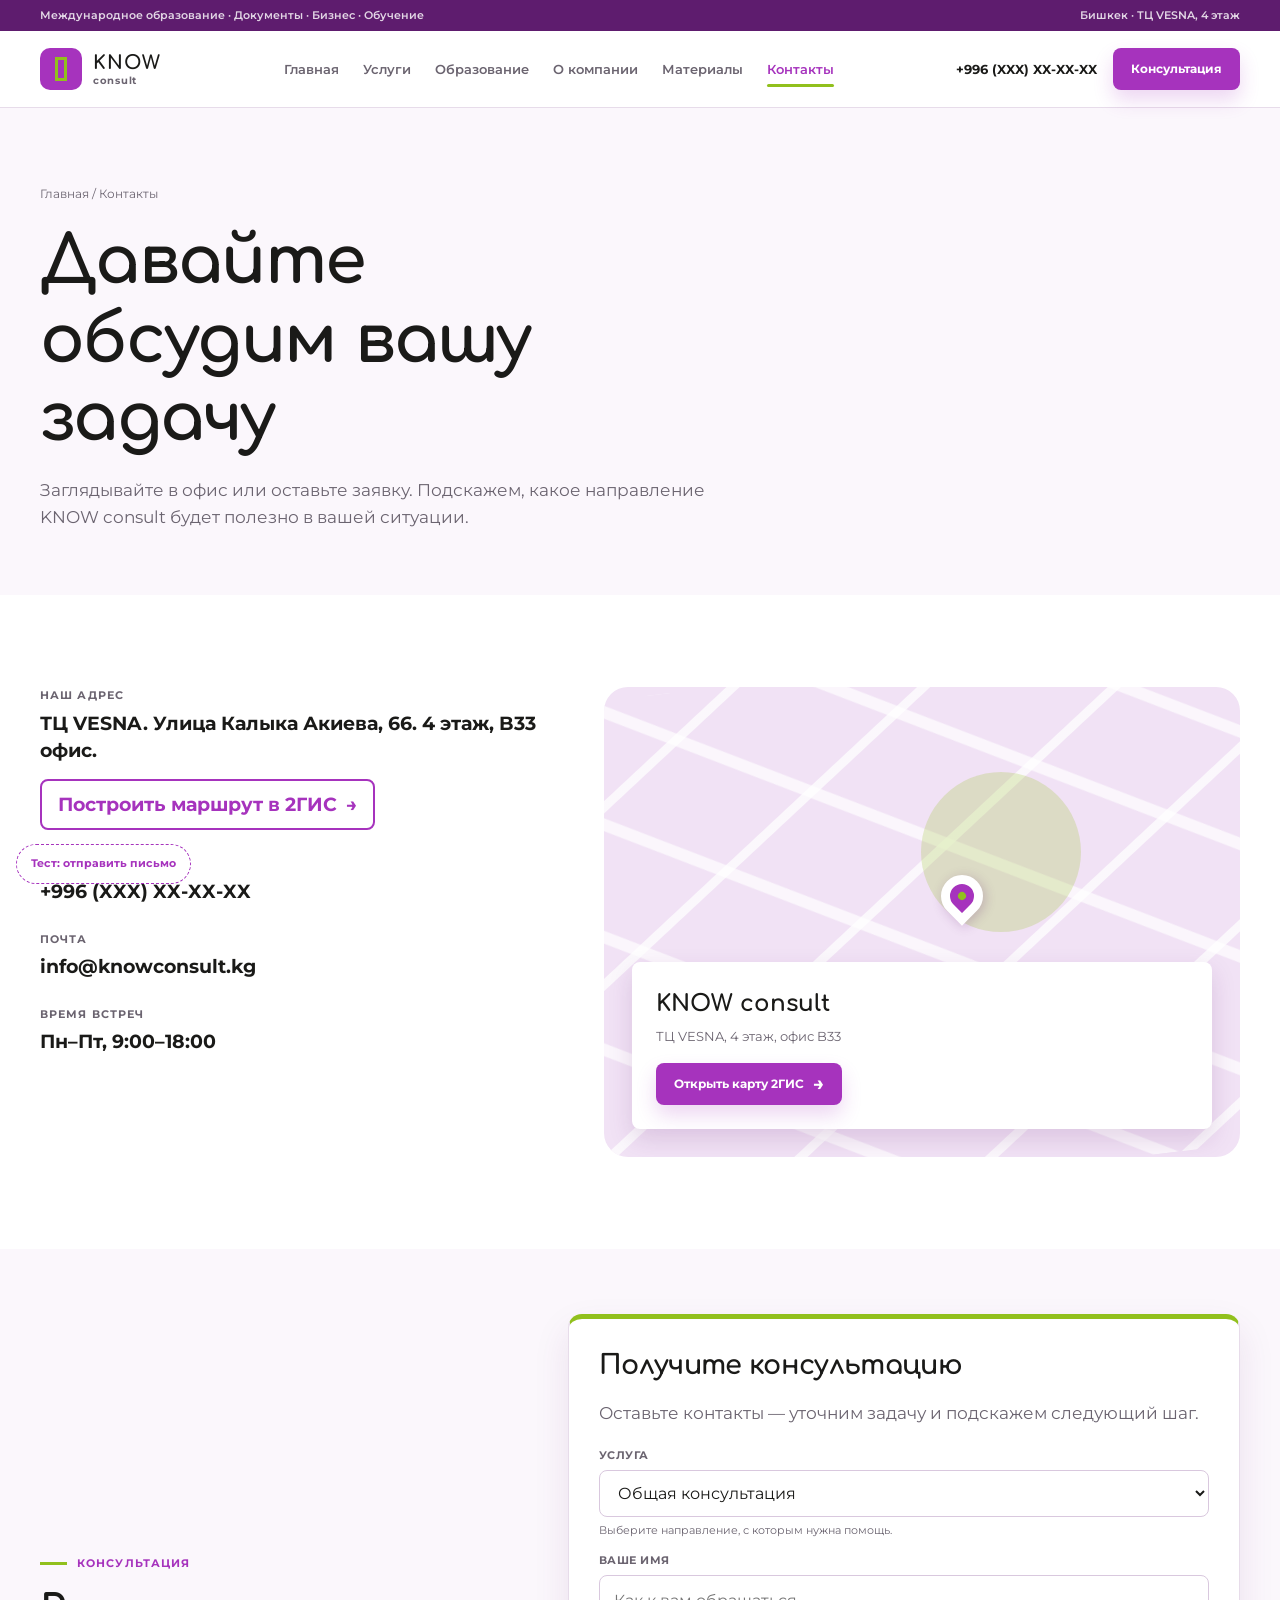
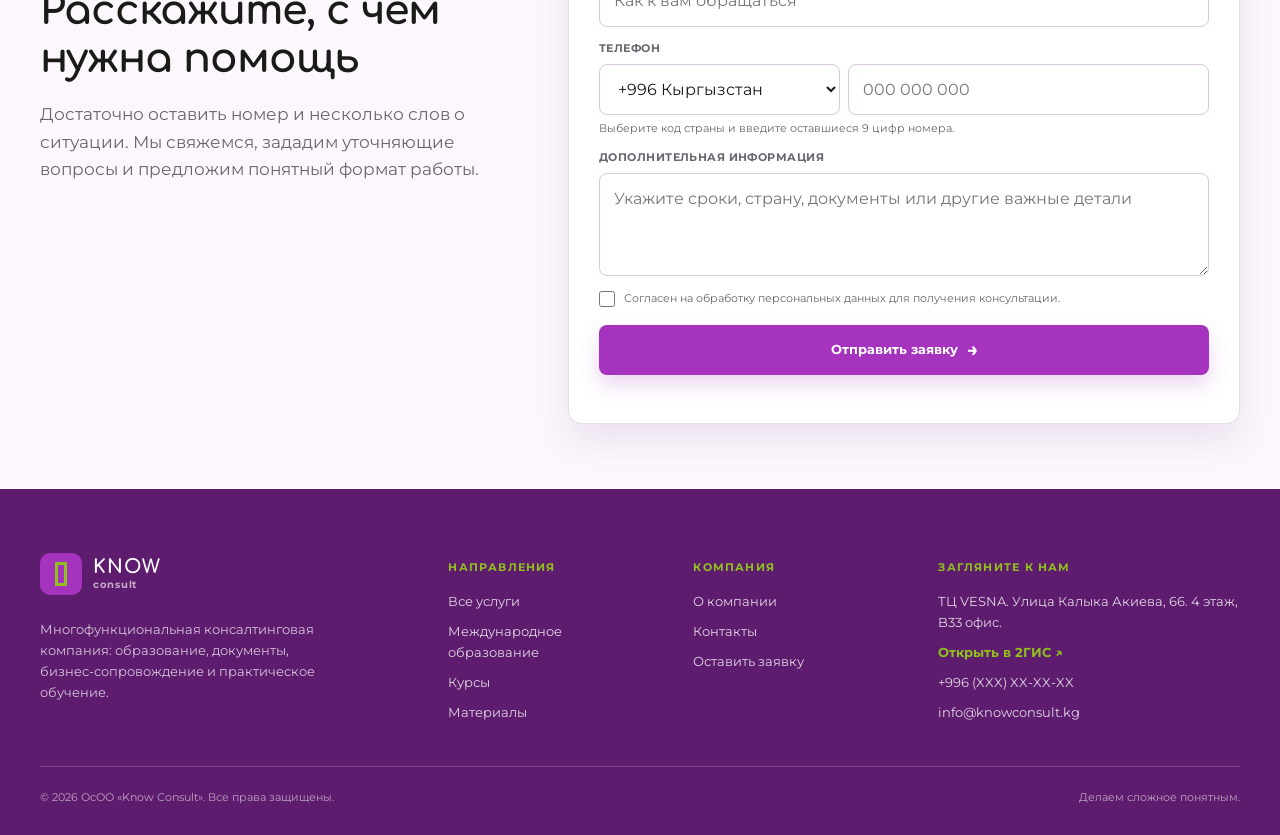
<file: contacts.html>
<!doctype html>
<html lang="ru">
  <head>
    <meta charset="utf-8" />
    <meta
      name="viewport"
      content="width=device-width, initial-scale=1, viewport-fit=cover"
    />
    <title>Контакты — KNOW consult</title>
    <meta
      name="description"
      content="Контакты ОсОО Know Consult в Бишкеке: адрес офиса, телефон, форма консультации и переход в 2ГИС."
    />
    <link rel="icon" href="assets/img/favicon.svg" type="image/svg+xml" />
    <link rel="preconnect" href="https://fonts.googleapis.com" />
    <link rel="preconnect" href="https://fonts.gstatic.com" crossorigin />
    <link
      href="https://fonts.googleapis.com/css2?family=Comfortaa:wght@600;700&family=Montserrat:wght@400;500;600;700&display=swap"
      rel="stylesheet"
    />
    <link rel="stylesheet" href="css/variables.css" />
    <link rel="stylesheet" href="css/base.css" />
    <link rel="stylesheet" href="css/components.css" />
    <link rel="stylesheet" href="css/pages.css" />
    <link rel="stylesheet" href="css/responsive.css" />
  </head>
  <body data-page="contacts">
    <div data-include="header"></div>

    <main>
      <section class="page-hero">
        <div class="wrap">
          <div class="crumbs"><a href="index.html">Главная</a> / Контакты</div>
          <h1>Давайте обсудим вашу задачу</h1>
          <p>
            Заглядывайте в офис или оставьте заявку. Подскажем, какое
            направление KNOW consult будет полезно в вашей ситуации.
          </p>
        </div>
      </section>

      <section class="section">
        <div class="wrap contact-layout">
          <div class="contact-list">
            <div>
              <h4>Наш адрес</h4>
              <p>ТЦ VESNA. Улица Калыка Акиева, 66. 4 этаж, B33 офис.</p>
              <a
                class="btn btn-outline btn-small"
                style="margin-top: 14px"
                href="https://go.2gis.com/m7VSU"
                target="_blank"
                rel="noopener"
                >Построить маршрут в 2ГИС <span class="arrow">→</span></a
              >
            </div>
            <div>
              <h4>Телефон</h4>
              <a href="tel:+996000000000">+996 (XXX) XX-XX-XX</a>
            </div>
            <div>
              <h4>Почта</h4>
              <a href="mailto:info@knowconsult.kg">info@knowconsult.kg</a>
            </div>
            <div>
              <h4>Время встреч</h4>
              <p>Пн–Пт, 9:00–18:00</p>
            </div>
          </div>
          <div
            class="contact-map"
            aria-label="Карта расположения офиса Know Consult"
          >
            <span class="map-pin" aria-hidden="true"></span>
            <div class="map-card">
              <b>KNOW consult</b>
              <p>ТЦ VESNA, 4 этаж, офис B33</p>
              <a
                class="btn btn-primary btn-small"
                href="https://go.2gis.com/m7VSU"
                target="_blank"
                rel="noopener"
                >Открыть карту 2ГИС <span class="arrow">→</span></a
              >
            </div>
          </div>
        </div>
      </section>

      <section class="contact-form" id="request">
        <div class="wrap">
          <div>
            <p class="section-kicker">Консультация</p>
            <h2>Расскажите, с чем нужна помощь</h2>
            <p>
              Достаточно оставить номер и несколько слов о ситуации. Мы
              свяжемся, зададим уточняющие вопросы и предложим понятный формат
              работы.
            </p>
          </div>
          <div class="form-slot"></div>
        </div>
      </section>
    </main>

    <div data-include="footer"></div>
    <script src="js/config.js"></script>
    <script src="js/data.js"></script>
    <script src="js/layout.js"></script>
    <script src="js/render.js"></script>
    <script src="js/mail.js"></script>
    <script src="js/form.js"></script>
  </body>
</html>
</file>
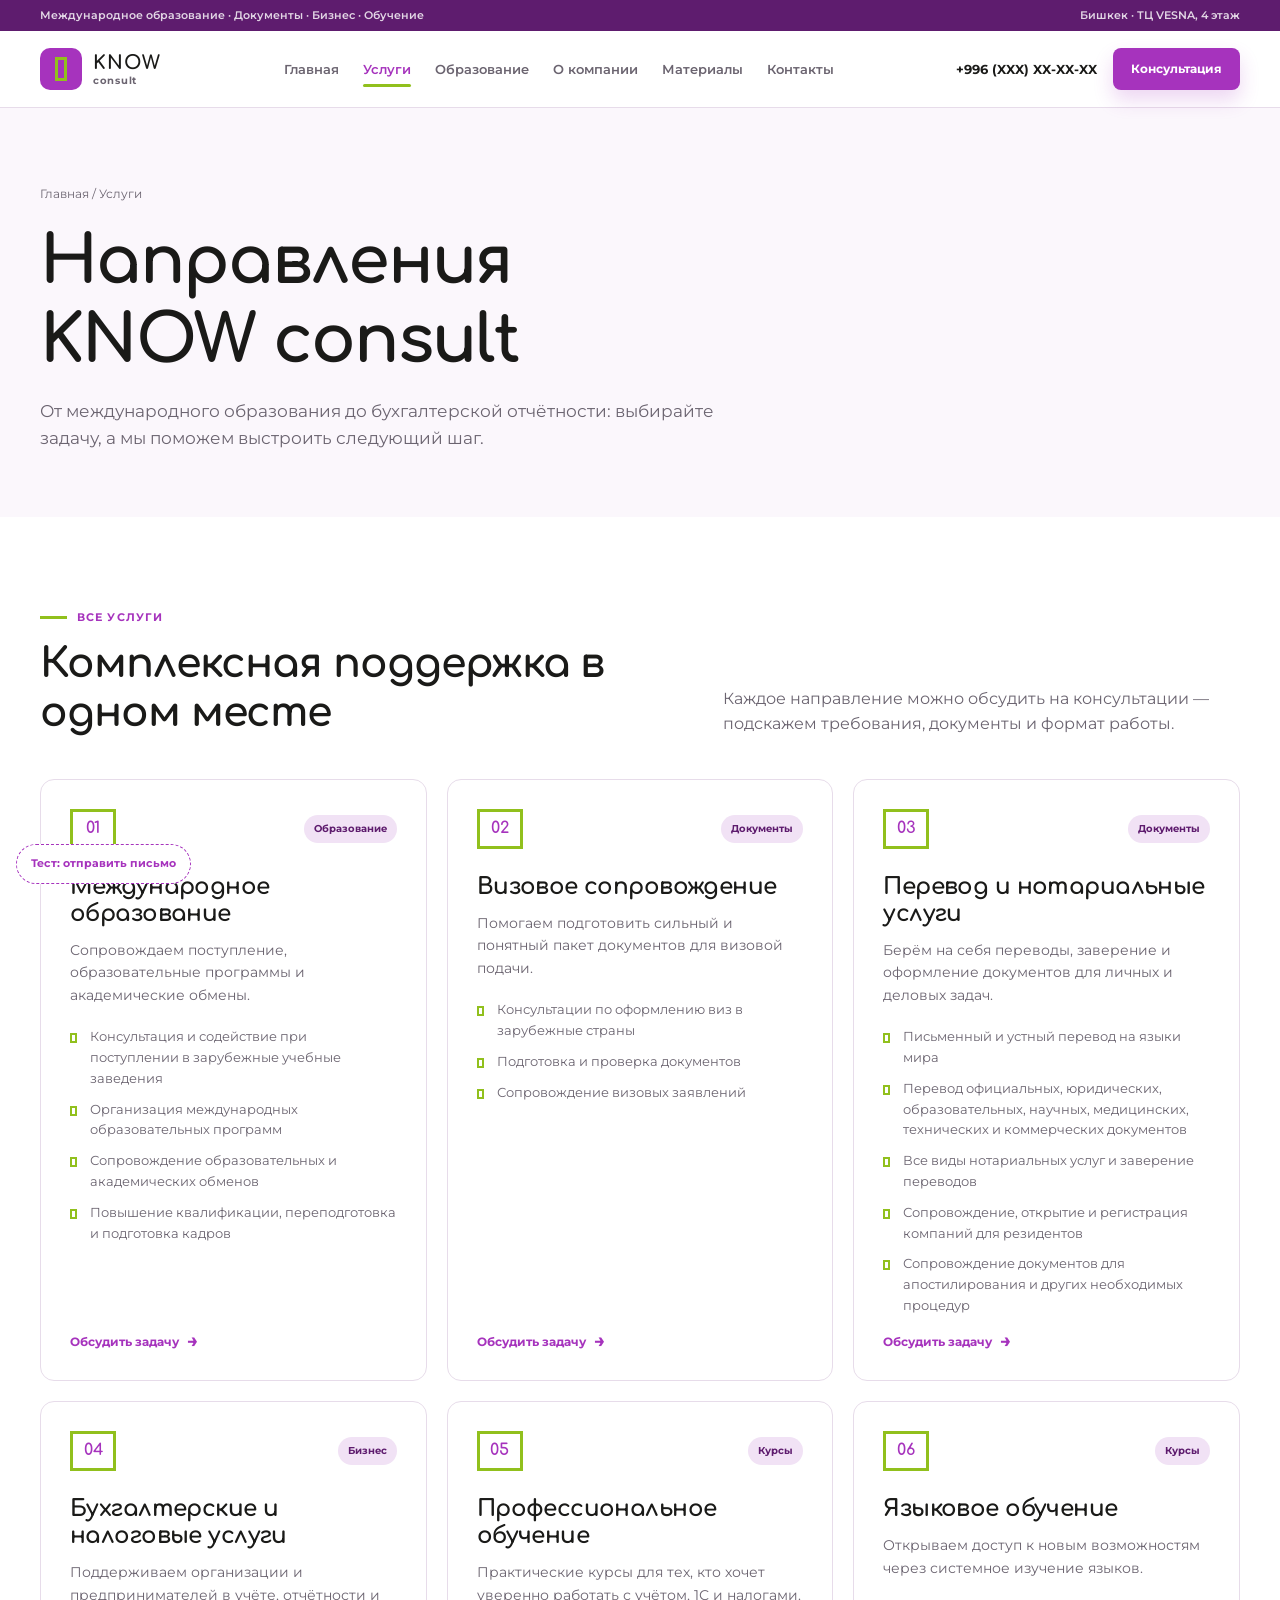
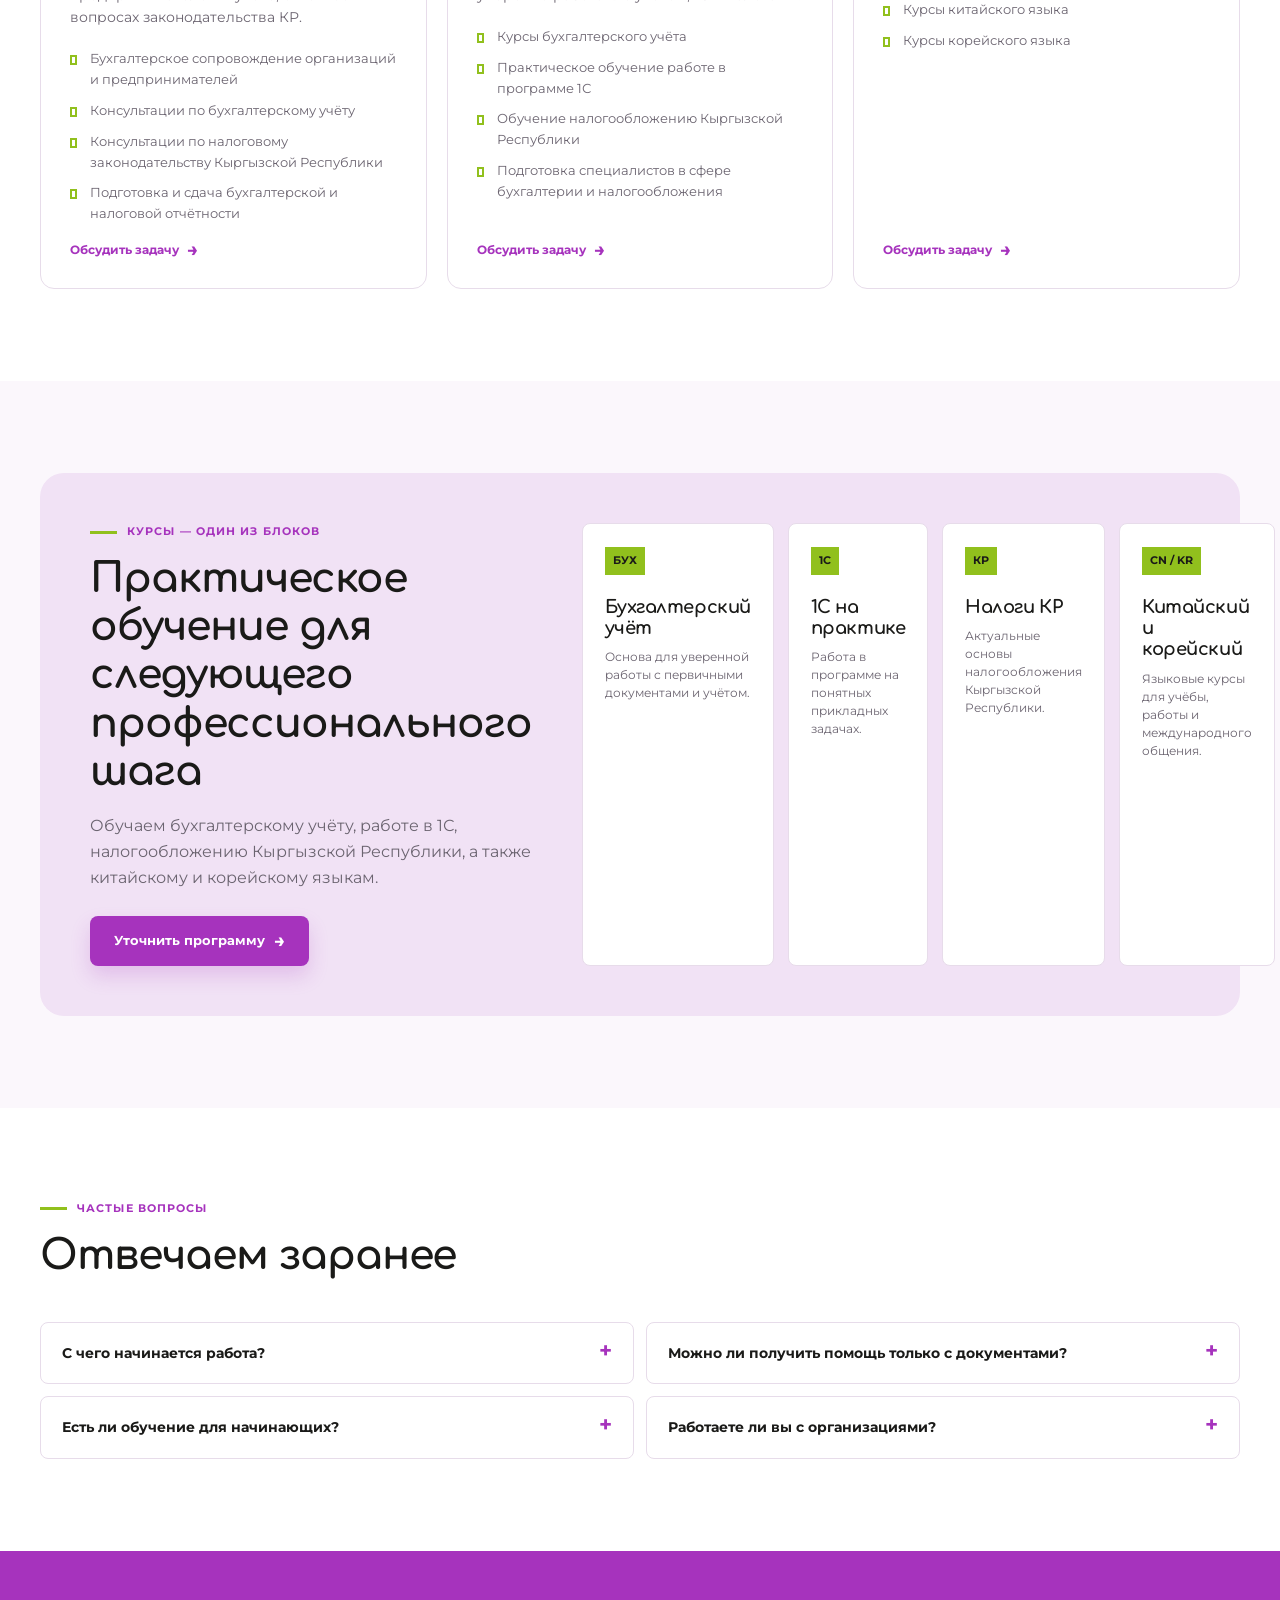
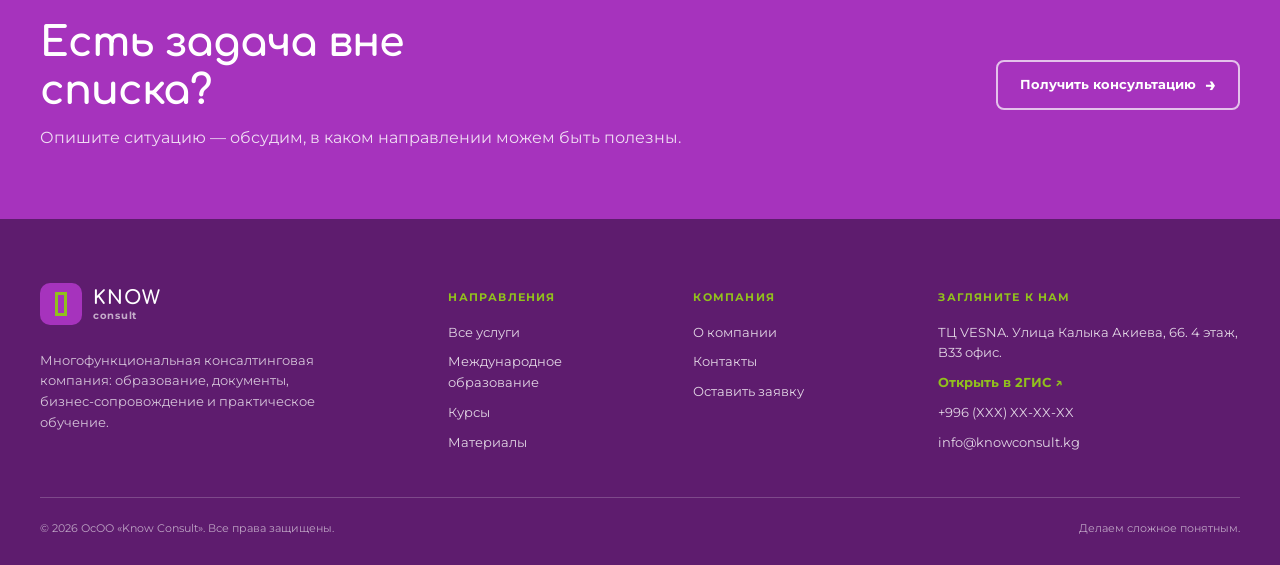
<file: services.html>
<!doctype html>
<html lang="ru">
  <head>
    <meta charset="utf-8" />
    <meta
      name="viewport"
      content="width=device-width, initial-scale=1, viewport-fit=cover"
    />
    <title>Услуги — KNOW consult</title>
    <meta
      name="description"
      content="Услуги ОсОО Know Consult: международное образование, визы, переводы, нотариат, бухгалтерия, налоги и обучение."
    />
    <link rel="icon" href="assets/img/favicon.svg" type="image/svg+xml" />
    <link rel="preconnect" href="https://fonts.googleapis.com" />
    <link rel="preconnect" href="https://fonts.gstatic.com" crossorigin />
    <link
      href="https://fonts.googleapis.com/css2?family=Comfortaa:wght@600;700&family=Montserrat:wght@400;500;600;700&display=swap"
      rel="stylesheet"
    />
    <link rel="stylesheet" href="css/variables.css" />
    <link rel="stylesheet" href="css/base.css" />
    <link rel="stylesheet" href="css/components.css" />
    <link rel="stylesheet" href="css/pages.css" />
    <link rel="stylesheet" href="css/responsive.css" />
  </head>
  <body data-page="services">
    <div data-include="header"></div>

    <main>
      <section class="page-hero">
        <div class="wrap">
          <div class="crumbs"><a href="index.html">Главная</a> / Услуги</div>
          <h1>Направления KNOW consult</h1>
          <p>
            От международного образования до бухгалтерской отчётности: выбирайте
            задачу, а мы поможем выстроить следующий шаг.
          </p>
        </div>
      </section>

      <section class="section">
        <div class="wrap">
          <div class="sec-head">
            <div>
              <p class="section-kicker">Все услуги</p>
              <h2>Комплексная поддержка в одном месте</h2>
            </div>
            <p class="sec-head__text">
              Каждое направление можно обсудить на консультации — подскажем
              требования, документы и формат работы.
            </p>
          </div>
          <div class="service-list" id="services-list"></div>
        </div>
      </section>

      <section class="section section--soft" id="courses">
        <div class="wrap">
          <div class="course-inline">
            <div class="course-inline__copy">
              <p class="section-kicker">Курсы — один из блоков</p>
              <h2>
                Практическое обучение для следующего профессионального шага
              </h2>
              <p>
                Обучаем бухгалтерскому учёту, работе в 1С, налогообложению
                Кыргызской Республики, а также китайскому и корейскому языкам.
              </p>
              <button class="btn btn-primary" type="button" data-consult>
                Уточнить программу <span class="arrow">→</span>
              </button>
            </div>
            <div class="course-grid" id="course-list"></div>
          </div>
        </div>
      </section>

      <section class="section">
        <div class="wrap">
          <div class="sec-head">
            <div>
              <p class="section-kicker">Частые вопросы</p>
              <h2>Отвечаем заранее</h2>
            </div>
          </div>
          <div class="faq">
            <details>
              <summary>С чего начинается работа?</summary>
              <p>
                С короткой консультации: уточняем цель, сроки и исходные
                документы, чтобы предложить подходящий формат.
              </p>
            </details>
            <details>
              <summary>Можно ли получить помощь только с документами?</summary>
              <p>
                Да. Подскажем, какие документы нужны, проверим их, выполним
                перевод и поможем с необходимыми процедурами.
              </p>
            </details>
            <details>
              <summary>Есть ли обучение для начинающих?</summary>
              <p>
                Да. Профессиональные и языковые программы рассчитаны на разный
                стартовый уровень; детали подскажем при обращении.
              </p>
            </details>
            <details>
              <summary>Работаете ли вы с организациями?</summary>
              <p>
                Да. Сопровождаем бизнес в бухгалтерских и налоговых вопросах, а
                также организуем образовательные программы и обмены.
              </p>
            </details>
          </div>
        </div>
      </section>

      <section class="cta-band">
        <div class="wrap">
          <div>
            <h2>Есть задача вне списка?</h2>
            <p>
              Опишите ситуацию — обсудим, в каком направлении можем быть
              полезны.
            </p>
          </div>
          <button class="btn btn-light" type="button" data-consult>
            Получить консультацию <span class="arrow">→</span>
          </button>
        </div>
      </section>
    </main>

    <div data-include="footer"></div>
    <script src="js/config.js"></script>
    <script src="js/data.js"></script>
    <script src="js/layout.js"></script>
    <script src="js/render.js"></script>
    <script src="js/mail.js"></script>
    <script src="js/form.js"></script>
  </body>
</html>
</file>
<file: css/variables.css>
/* ==========================================================
   KNOW CONSULT — переменные фирменной палитры
   Меняйте цвета и базовые размеры только в этом файле.
   ========================================================== */

:root {
  --primary: #a633bd;
  --primary-hover: #8e25a3;
  --primary-deep: #5e1c6e;
  --lavender: #f1e2f5;
  --surface: #fbf7fc;
  --purple-dark: #6c027a;
  --lime: #91c01d;
  --lime-dark: #7ca614;
  --ink: #1a1a18;
  --muted: #6b6470;
  --line: #e7dcea;
  --white: #ffffff;
  --error: #d93636;
  --shadow: 0 16px 36px rgba(94, 28, 110, 0.1);

  --r-sm: 8px;
  --r-md: 14px;
  --r-lg: 24px;
  --r-pill: 999px;

  --head: "Comfortaa", "Trebuchet MS", "Segoe UI", sans-serif;
  --body: "Montserrat", "Segoe UI", Arial, sans-serif;
  color-scheme: light;
}
</file>
<file: css/base.css>
/* ==========================================================
   Базовые правила: сброс, типографика и общая сетка
   ========================================================== */

*,
*::before,
*::after {
  box-sizing: border-box;
}

html {
  scroll-behavior: smooth;
  scroll-padding-top: 104px;
}

body {
  margin: 0;
  background: var(--white);
  color: var(--ink);
  font: 400 16px/1.6 var(--body);
  -webkit-font-smoothing: antialiased;
}

body.modal-open {
  overflow: hidden;
}

img,
svg {
  display: block;
  max-width: 100%;
}

a {
  color: inherit;
}

h1,
h2,
h3,
h4,
p {
  margin: 0;
}

h1,
h2,
h3 {
  font-family: var(--head);
  font-weight: 700;
  letter-spacing: -0.025em;
  line-height: 1.18;
}

h1 {
  font-size: clamp(42px, 5.2vw, 68px);
}

h2 {
  font-size: clamp(30px, 3.2vw, 46px);
}

h3 {
  font-size: 23px;
}

button,
input,
textarea,
select {
  font: inherit;
}

button {
  cursor: pointer;
}

.wrap {
  width: min(1200px, calc(100% - 64px));
  margin-inline: auto;
}

.section {
  padding: 92px 0;
}

.section--soft {
  background: var(--surface);
}

.section-kicker {
  display: flex;
  align-items: center;
  gap: 10px;
  margin-bottom: 14px;
  color: var(--primary);
  font-size: 11px;
  font-weight: 700;
  letter-spacing: 0.1em;
  text-transform: uppercase;
}

.section-kicker::before {
  width: 27px;
  height: 3px;
  background: var(--lime);
  content: "";
}

.sec-head {
  display: flex;
  align-items: flex-end;
  justify-content: space-between;
  gap: 32px;
  margin-bottom: 42px;
}

.sec-head__text {
  max-width: 47ch;
  color: var(--muted);
  font-size: 16px;
}

:focus-visible {
  outline: 3px solid var(--lime);
  outline-offset: 3px;
}
</file>
<file: css/components.css>
/* ==========================================================
   Переиспользуемые компоненты
   ========================================================== */

/* Buttons and links */
.btn {
  display: inline-flex;
  align-items: center;
  justify-content: center;
  gap: 9px;
  min-height: 50px;
  padding: 13px 22px;
  border: 2px solid transparent;
  border-radius: var(--r-sm);
  font-size: 13px;
  font-weight: 700;
  line-height: 1.2;
  text-decoration: none;
  transition:
    transform 0.18s,
    background 0.18s,
    border-color 0.18s,
    color 0.18s;
}

.btn:hover {
  transform: translateY(-2px);
}

.btn-primary {
  background: var(--primary);
  box-shadow: 0 10px 20px rgba(166, 51, 189, 0.2);
  color: var(--white);
}

.btn-primary:hover {
  background: var(--primary-hover);
}

.btn-outline {
  border-color: var(--primary);
  background: transparent;
  color: var(--primary);
}

.btn-outline:hover {
  background: var(--lavender);
}

.btn-light {
  border-color: rgba(255, 255, 255, 0.7);
  background: transparent;
  color: var(--white);
}

.btn-light:hover {
  border-color: var(--lime);
  background: var(--lime);
  color: var(--ink);
}

.btn-small {
  min-height: 42px;
  padding: 10px 16px;
  font-size: 12px;
}

.arrow,
.text-link span {
  font-size: 19px;
  line-height: 0;
  transition: transform 0.18s;
}

.btn:hover .arrow,
.text-link:hover span {
  transform: translateX(3px);
}

.text-link {
  display: inline-flex;
  align-items: center;
  gap: 8px;
  width: fit-content;
  margin-top: auto;
  padding: 16px 0 0;
  border: 0;
  background: transparent;
  color: var(--primary);
  font-size: 12px;
  font-weight: 700;
}

/* Header */
.site-header {
  position: sticky;
  top: 0;
  z-index: 20;
  border-bottom: 1px solid var(--line);
  background: rgba(255, 255, 255, 0.95);
  backdrop-filter: blur(15px);
}

.topline {
  background: var(--primary-deep);
  color: rgba(255, 255, 255, 0.82);
  font-size: 11px;
  font-weight: 600;
}

.topline .wrap {
  display: flex;
  align-items: center;
  justify-content: space-between;
  min-height: 31px;
}

.topline a {
  text-decoration: none;
}

.topline a:hover {
  color: var(--lime);
}

.main-nav {
  display: flex;
  align-items: center;
  justify-content: space-between;
  gap: 24px;
  min-height: 76px;
}

.logo {
  display: inline-flex;
  align-items: center;
  gap: 11px;
  color: var(--ink);
  text-decoration: none;
}

.logo-mark {
  position: relative;
  display: block;
  width: 42px;
  height: 42px;
  border-radius: 10px;
  background: var(--primary);
}

.logo-mark::after {
  position: absolute;
  inset: 9px 15px;
  border: 3px solid var(--lime);
  content: "";
}

.logo-type {
  display: flex;
  flex-direction: column;
  line-height: 1;
}

.logo-type b {
  font-family: var(--head);
  font-size: 19px;
  letter-spacing: 0.04em;
}

.logo-type span {
  margin-top: 4px;
  color: var(--muted);
  font-size: 10px;
  font-weight: 700;
  letter-spacing: 0.07em;
  text-transform: lowercase;
}

.nav {
  display: flex;
  align-items: center;
  gap: 24px;
}

.nav a {
  position: relative;
  padding: 8px 0;
  color: var(--muted);
  font-size: 13px;
  font-weight: 600;
  text-decoration: none;
}

.nav a:hover,
.nav a.active {
  color: var(--primary);
}

.nav a.active::after {
  position: absolute;
  right: 0;
  bottom: 0;
  left: 0;
  height: 3px;
  border-radius: 2px;
  background: var(--lime);
  content: "";
}

.head-actions {
  display: flex;
  align-items: center;
  gap: 16px;
}

.phone {
  font-size: 13px;
  font-weight: 700;
  text-decoration: none;
  white-space: nowrap;
}

.burger {
  display: none;
  width: 43px;
  height: 43px;
  padding: 0;
  border: 0;
  border-radius: var(--r-sm);
  background: var(--lavender);
}

.burger i {
  display: block;
  width: 19px;
  height: 2px;
  margin: 4px auto;
  border-radius: 2px;
  background: var(--primary-deep);
}

/* Service cards */
.service-grid,
.service-list {
  display: grid;
  grid-template-columns: repeat(3, 1fr);
  gap: 20px;
}

.service-card {
  display: flex;
  min-height: 390px;
  flex-direction: column;
  padding: 29px;
  border: 1px solid var(--line);
  border-radius: var(--r-md);
  background: var(--white);
  transition:
    border-color 0.2s,
    box-shadow 0.2s,
    transform 0.2s;
}

.service-card:hover {
  transform: translateY(-4px);
  border-color: var(--primary);
  box-shadow: var(--shadow);
}

.service-card--compact {
  min-height: 320px;
  background: var(--surface);
}

.service-card__top {
  display: flex;
  align-items: center;
  justify-content: space-between;
  gap: 12px;
  margin-bottom: 24px;
}

.service-card__number {
  display: grid;
  width: 46px;
  height: 40px;
  place-items: center;
  border: 3px solid var(--lime);
  color: var(--primary);
  font-family: var(--head);
  font-size: 16px;
  font-weight: 700;
}

.service-card__tag {
  padding: 6px 10px;
  border-radius: var(--r-pill);
  background: var(--lavender);
  color: var(--primary-deep);
  font-size: 10px;
  font-weight: 700;
}

.service-card h3 {
  margin-bottom: 12px;
  font-size: 23px;
}

.service-card p {
  color: var(--muted);
  font-size: 14px;
}

.service-card ul {
  display: flex;
  flex-direction: column;
  gap: 10px;
  margin: 20px 0 0;
  padding: 0;
  list-style: none;
}

.service-card li {
  position: relative;
  padding-left: 20px;
  color: var(--muted);
  font-size: 13px;
}

.service-card li::before {
  position: absolute;
  top: 7px;
  left: 0;
  width: 7px;
  height: 10px;
  border: 2px solid var(--lime);
  content: "";
}

/* Course cards */
.course-grid {
  display: grid;
  grid-template-columns: repeat(4, 1fr);
  gap: 14px;
}

.course-card {
  min-height: 198px;
  padding: 22px;
  border: 1px solid rgba(255, 255, 255, 0.24);
  border-radius: var(--r-sm);
  background: rgba(255, 255, 255, 0.07);
  color: var(--white);
}

.course-card__code {
  display: inline-block;
  margin-bottom: 22px;
  padding: 5px 8px;
  background: var(--lime);
  color: var(--ink);
  font-size: 11px;
  font-weight: 700;
}

.course-card h3 {
  margin-bottom: 9px;
  font-size: 18px;
}

.course-card p {
  color: rgba(255, 255, 255, 0.74);
  font-size: 12px;
  line-height: 1.5;
}

/* Standard form */
.form {
  padding: 30px;
  border: 1px solid var(--line);
  border-top: 5px solid var(--lime);
  border-radius: var(--r-md);
  background: var(--white);
  box-shadow: var(--shadow);
}

.form-title {
  font-family: var(--head);
  font-size: 27px;
  line-height: 1.2;
}

.form-caption {
  margin: 8px 0 20px;
  color: var(--muted);
  font-size: 13px;
}

.field {
  display: flex;
  flex-direction: column;
  gap: 6px;
  margin-top: 13px;
}

.field label {
  color: var(--muted);
  font-size: 11px;
  font-weight: 700;
  letter-spacing: 0.04em;
  text-transform: uppercase;
}

.field input,
.field textarea,
.field select {
  width: 100%;
  padding: 12px 14px;
  border: 1px solid #d9c8de;
  border-radius: var(--r-sm);
  background: var(--white);
  color: var(--ink);
  outline: none;
}

.field select {
  cursor: pointer;
}

.field textarea {
  min-height: 86px;
  resize: vertical;
}

.field input:focus,
.field textarea:focus,
.field select:focus {
  border-color: var(--primary);
  box-shadow: 0 0 0 3px rgba(166, 51, 189, 0.12);
}

.field.err input,
.field.err textarea,
.field.err select {
  border-color: var(--error);
}

.field-note {
  color: var(--muted);
  font-size: 11px;
  line-height: 1.4;
}

.phone-field {
  display: grid;
  grid-template-columns: minmax(150px, 0.8fr) minmax(0, 1.2fr);
  gap: 8px;
}

.phone-field--custom {
  grid-template-columns: minmax(115px, 0.8fr) minmax(76px, 0.42fr) minmax(
      0,
      1fr
    );
}

.phone-field .phone-custom-code[hidden] {
  display: none;
}

.phone-field input,
.phone-field select {
  min-width: 0;
}

.help {
  display: none;
  color: var(--error);
  font-size: 11px;
}

.field.err .help {
  display: block;
}

.check {
  display: flex;
  align-items: flex-start;
  gap: 9px;
  margin: 15px 0 18px;
  color: var(--muted);
  font-size: 11px;
  line-height: 1.4;
}

.check input {
  width: 16px;
  height: 16px;
  margin: 0;
  accent-color: var(--primary);
}

.check.err {
  color: var(--error);
}

.form .btn {
  width: 100%;
}

.form-status {
  margin: 10px 0 0;
  font-size: 12px;
}

.err-text {
  color: var(--error);
}

.success {
  display: none;
  padding: 30px;
  border: 1px solid var(--line);
  border-top: 5px solid var(--lime);
  border-radius: var(--r-md);
  background: var(--white);
  text-align: center;
}

.success h3 {
  margin-bottom: 8px;
  font-size: 26px;
}

.success p {
  color: var(--muted);
  font-size: 14px;
}

/* Modal */
.modal {
  position: fixed;
  inset: 0;
  z-index: 50;
  display: grid;
  place-items: center;
  padding: 20px;
  background: rgba(26, 26, 24, 0.6);
}

.modal[hidden] {
  display: none;
}

.modal-box {
  position: relative;
  width: min(500px, 100%);
  max-height: calc(100vh - 40px);
  overflow: auto;
  padding: 38px;
  border-radius: var(--r-lg);
  background: var(--surface);
}

.modal-close {
  position: absolute;
  top: 14px;
  right: 14px;
  width: 38px;
  height: 38px;
  border: 0;
  border-radius: 50%;
  background: var(--lavender);
  color: var(--primary-deep);
  font-size: 24px;
  line-height: 1;
}

.modal-lead {
  margin: 8px 0 14px;
  color: var(--muted);
  font-size: 14px;
}

.modal-box .form {
  padding: 0;
  border: 0;
  border-top: 0;
  box-shadow: none;
  background: transparent;
}

/* Footer */
.site-footer {
  padding: 64px 0 28px;
  background: var(--primary-deep);
  color: var(--white);
}

.foot-top {
  display: grid;
  grid-template-columns: 1.45fr 0.8fr 0.8fr 1.2fr;
  gap: 44px;
  padding-bottom: 44px;
  border-bottom: 1px solid rgba(255, 255, 255, 0.2);
}

.site-footer .logo {
  color: var(--white);
}

.site-footer .logo-type span {
  color: rgba(255, 255, 255, 0.64);
}

.foot-intro {
  max-width: 32ch;
  margin-top: 17px;
  color: rgba(255, 255, 255, 0.74);
  font-size: 13px;
}

.site-footer h4 {
  margin: 6px 0 15px;
  color: var(--lime);
  font-size: 11px;
  letter-spacing: 0.11em;
  text-transform: uppercase;
}

.site-footer ul {
  display: flex;
  flex-direction: column;
  gap: 9px;
  margin: 0;
  padding: 0;
  list-style: none;
}

.site-footer li,
.site-footer li a {
  color: rgba(255, 255, 255, 0.82);
  font-size: 13px;
  text-decoration: none;
}

.site-footer li a:hover {
  color: var(--lime);
}

.foot-bot {
  display: flex;
  justify-content: space-between;
  gap: 20px;
  padding-top: 22px;
  color: rgba(255, 255, 255, 0.6);
  font-size: 11px;
}

.map-link {
  color: var(--lime) !important;
  font-weight: 700;
}

.test-mail {
  position: fixed;
  bottom: 16px;
  left: 16px;
  z-index: 35;
  padding: 10px 14px;
  border: 1px dashed var(--primary);
  border-radius: var(--r-pill);
  background: var(--white);
  color: var(--primary);
  font-size: 11px;
  font-weight: 700;
}

.test-mail.ok {
  border-color: var(--lime-dark);
  color: var(--lime-dark);
}

.test-mail.bad {
  border-color: var(--error);
  color: var(--error);
}
</file>
<file: css/pages.css>
/* ==========================================================
   Секции страниц KNOW CONSULT
   ========================================================== */

/* Home */
.hero {
  position: relative;
  min-height: 630px;
  overflow: hidden;
  background: var(--primary-deep);
  color: var(--white);
}

.hero__media,
.hero__veil {
  position: absolute;
  inset: 0;
}

.hero__media img {
  width: 100%;
  height: 100%;
  object-fit: cover;
  object-position: center;
}

.hero__veil {
  background: linear-gradient(
    90deg,
    rgba(53, 13, 63, 0.94) 0%,
    rgba(73, 18, 86, 0.8) 45%,
    rgba(73, 18, 86, 0.22) 100%
  );
}

.hero::after {
  position: absolute;
  top: 104px;
  right: max(6vw, 70px);
  width: 92px;
  height: 286px;
  border: 17px solid var(--lime);
  content: "";
}

.hero .wrap {
  position: relative;
  z-index: 1;
  display: flex;
  min-height: 630px;
  flex-direction: column;
  align-items: flex-start;
  justify-content: center;
  padding: 72px 0;
}

.hero .eyebrow {
  margin-bottom: 18px;
  color: var(--lime);
  font-size: 12px;
  font-weight: 700;
  letter-spacing: 0.12em;
  text-transform: uppercase;
}

.hero h1 {
  max-width: 12ch;
}

.hero__lead {
  max-width: 52ch;
  margin: 23px 0 31px;
  color: rgba(255, 255, 255, 0.86);
  font-size: 17px;
}

.hero__actions {
  display: flex;
  flex-wrap: wrap;
  gap: 12px;
}

.hero__facts {
  position: absolute;
  right: max(32px, calc((100vw - 1200px) / 2));
  bottom: 30px;
  z-index: 2;
  display: flex;
  gap: 26px;
  padding: 17px 21px;
  border: 1px solid rgba(255, 255, 255, 0.28);
  border-radius: var(--r-sm);
  background: rgba(94, 28, 110, 0.68);
  backdrop-filter: blur(9px);
}

.hero__facts b {
  display: block;
  color: var(--lime);
  font-family: var(--head);
  font-size: 26px;
  line-height: 1;
}

.hero__facts span {
  display: block;
  margin-top: 4px;
  color: rgba(255, 255, 255, 0.78);
  font-size: 11px;
}

.service-jump {
  position: relative;
  z-index: 3;
  width: min(1120px, calc(100% - 64px));
  margin: -39px auto 0;
  padding: 18px 20px;
  border: 1px solid var(--line);
  border-radius: var(--r-md);
  background: var(--white);
  box-shadow: var(--shadow);
}

.service-jump__label {
  margin-bottom: 11px;
  color: var(--muted);
  font-size: 10px;
  font-weight: 700;
  letter-spacing: 0.1em;
  text-transform: uppercase;
}

.service-jump__links {
  display: flex;
  flex-wrap: wrap;
  gap: 9px;
}

.service-jump__links a {
  padding: 8px 11px;
  border: 1px solid var(--line);
  border-radius: var(--r-pill);
  color: var(--primary-deep);
  font-size: 11px;
  font-weight: 700;
  text-decoration: none;
}

.service-jump__links a:hover {
  border-color: var(--primary);
  background: var(--lavender);
}

.company-intro {
  display: grid;
  grid-template-columns: 1.05fr 0.95fr;
  gap: 70px;
  align-items: start;
}

.company-intro__copy {
  color: var(--muted);
  font-size: 17px;
}

.company-intro__copy p + p {
  margin-top: 15px;
}

.company-intro__note {
  position: relative;
  padding: 30px 32px;
  border-radius: var(--r-md);
  background: var(--lavender);
  color: var(--primary-deep);
  font-family: var(--head);
  font-size: 24px;
  line-height: 1.35;
}

.company-intro__note::before {
  position: absolute;
  top: -18px;
  left: 24px;
  color: var(--lime);
  content: "“";
  font-family: Georgia, serif;
  font-size: 70px;
  line-height: 1;
}

.course-feature {
  overflow: hidden;
  border-radius: var(--r-lg);
  background: var(--primary-deep);
  color: var(--white);
}

.course-feature__head {
  display: flex;
  align-items: end;
  justify-content: space-between;
  gap: 28px;
  padding: 52px 52px 35px;
}

.course-feature__head .section-kicker {
  color: var(--lime);
}

.course-feature__head p:last-child {
  max-width: 46ch;
  color: rgba(255, 255, 255, 0.74);
  font-size: 15px;
}

.course-feature .course-grid {
  padding: 0 52px 52px;
}

.education-split {
  display: grid;
  grid-template-columns: 1fr 1fr;
  overflow: hidden;
  border-radius: var(--r-lg);
  background: var(--surface);
}

.education-split__photo {
  min-height: 480px;
}

.education-split__photo img {
  width: 100%;
  height: 100%;
  object-fit: cover;
}

.education-split__copy {
  display: flex;
  flex-direction: column;
  align-items: flex-start;
  justify-content: center;
  padding: 58px;
}

.education-split__copy p:not(.section-kicker) {
  margin: 18px 0 27px;
  color: var(--muted);
}

.education-split__points {
  display: grid;
  grid-template-columns: repeat(2, 1fr);
  gap: 15px;
  width: 100%;
  margin-top: 24px;
  padding-top: 23px;
  border-top: 1px solid var(--line);
}

.education-split__points strong {
  display: block;
  color: var(--primary);
  font-family: var(--head);
  font-size: 26px;
}

.education-split__points span {
  color: var(--muted);
  font-size: 12px;
}

.process-grid {
  display: grid;
  grid-template-columns: repeat(3, 1fr);
  gap: 22px;
}

.process-card {
  position: relative;
  padding: 28px;
  border-top: 3px solid var(--lime);
  background: var(--surface);
}

.process-card__number {
  display: block;
  margin-bottom: 20px;
  color: var(--primary);
  font-family: var(--head);
  font-size: 28px;
}

.process-card h3 {
  margin-bottom: 10px;
  font-size: 22px;
}

.process-card p {
  color: var(--muted);
  font-size: 14px;
}

/* Inner page hero */
.page-hero {
  padding: 76px 0 64px;
  background: var(--surface);
}

.crumbs {
  margin-bottom: 20px;
  color: var(--muted);
  font-size: 12px;
}

.crumbs a {
  text-decoration: none;
}

.crumbs a:hover {
  color: var(--primary);
}

.page-hero h1 {
  max-width: 14ch;
}

.page-hero p {
  max-width: 62ch;
  margin-top: 18px;
  color: var(--muted);
  font-size: 17px;
}

/* Services */
.service-list .service-card {
  min-height: 450px;
}

.course-inline {
  display: grid;
  grid-template-columns: 0.9fr 1.1fr;
  gap: 50px;
  padding: 50px;
  border-radius: var(--r-lg);
  background: var(--lavender);
}

.course-inline__copy p:not(.section-kicker) {
  margin: 17px 0 26px;
  color: var(--muted);
}

.course-inline .course-card {
  border-color: var(--line);
  background: var(--white);
  color: var(--ink);
}

.course-inline .course-card p {
  color: var(--muted);
}

/* Education */
.education-lead {
  display: grid;
  grid-template-columns: 1fr 1fr;
  gap: 68px;
  align-items: center;
}

.education-lead__copy > p:not(.section-kicker) {
  margin-top: 17px;
  color: var(--muted);
  font-size: 17px;
}

.education-lead__photo {
  position: relative;
  min-height: 410px;
  overflow: hidden;
  border-radius: var(--r-lg);
}

.education-lead__photo img {
  width: 100%;
  height: 100%;
  object-fit: cover;
}

.education-lead__photo::after {
  position: absolute;
  right: 28px;
  bottom: 28px;
  width: 70px;
  height: 140px;
  border: 12px solid var(--lime);
  content: "";
}

.format-grid {
  display: grid;
  grid-template-columns: repeat(3, 1fr);
  gap: 20px;
}

.format-card {
  padding: 30px;
  border: 1px solid var(--line);
  border-radius: var(--r-md);
  background: var(--white);
}

.format-card__number {
  display: grid;
  width: 44px;
  height: 39px;
  margin-bottom: 23px;
  place-items: center;
  border: 3px solid var(--lime);
  color: var(--primary);
  font-family: var(--head);
  font-size: 16px;
  font-weight: 700;
}

.format-card h3 {
  margin-bottom: 11px;
  font-size: 23px;
}

.format-card p {
  color: var(--muted);
  font-size: 14px;
}

/* About */
.about-story {
  display: grid;
  grid-template-columns: 1.12fr 0.88fr;
  gap: 68px;
  align-items: start;
}

.about-story__copy {
  color: var(--muted);
  font-size: 17px;
}

.about-story__copy .intro {
  color: var(--ink);
  font-family: var(--head);
  font-size: 27px;
  line-height: 1.4;
}

.about-story__copy p + p {
  margin-top: 16px;
}

.about-facts {
  padding: 37px;
  border-radius: var(--r-md);
  background: var(--primary);
  color: var(--white);
}

.about-facts div + div {
  margin-top: 26px;
}

.about-facts strong {
  display: block;
  color: var(--lime);
  font-family: var(--head);
  font-size: 37px;
  line-height: 1;
}

.about-facts span {
  color: rgba(255, 255, 255, 0.79);
  font-size: 13px;
}

/* Materials */
.filters {
  display: flex;
  flex-wrap: wrap;
  gap: 8px;
  margin-top: 29px;
}

.filters button {
  padding: 9px 15px;
  border: 1px solid #d9c8de;
  border-radius: var(--r-pill);
  background: var(--white);
  color: var(--ink);
  font-size: 12px;
  font-weight: 700;
}

.filters button:hover,
.filters button[aria-pressed="true"] {
  border-color: var(--primary);
  background: var(--primary);
  color: var(--white);
}

.post-grid {
  display: grid;
  grid-template-columns: repeat(3, 1fr);
  gap: 24px;
}

.post {
  overflow: hidden;
  border: 1px solid var(--line);
  border-radius: var(--r-md);
  background: var(--white);
}

.post__visual {
  position: relative;
  display: flex;
  height: 180px;
  align-items: end;
  padding: 20px;
  overflow: hidden;
  color: var(--white);
}

.post__visual::before {
  position: absolute;
  top: 22px;
  right: 28px;
  width: 31px;
  height: 100px;
  border: 7px solid var(--lime);
  content: "";
}

.post__visual span {
  position: relative;
  z-index: 1;
  padding: 6px 9px;
  background: rgba(0, 0, 0, 0.18);
  font-size: 10px;
  font-weight: 700;
  letter-spacing: 0.08em;
  text-transform: uppercase;
}

.post__visual--lavender {
  background: var(--lavender);
  color: var(--primary-deep);
}


.post__visual--purple-dark {
  background: var(--purple-dark);
}

.post__visual--primary {
  background: var(--primary);
}

.post__visual--ink {
  background: var(--ink);
}

.post__body {
  padding: 23px;
}

.post__cat {
  color: var(--primary);
  font-size: 11px;
  font-weight: 700;
  letter-spacing: 0.1em;
  text-transform: uppercase;
}

.post h3 {
  margin: 10px 0;
  font-size: 22px;
}

.post p {
  color: var(--muted);
  font-size: 14px;
}

.post__meta {
  margin-top: 17px;
  color: var(--muted);
  font-size: 11px;
}

/* Contacts */
.contact-layout {
  display: grid;
  grid-template-columns: 0.88fr 1.12fr;
  gap: 65px;
  align-items: start;
}

.contact-list {
  display: flex;
  flex-direction: column;
  gap: 25px;
}

.contact-list h4 {
  margin-bottom: 5px;
  color: var(--muted);
  font-size: 11px;
  letter-spacing: 0.1em;
  text-transform: uppercase;
}

.contact-list p,
.contact-list a {
  font-size: 19px;
  font-weight: 700;
  line-height: 1.45;
  text-decoration: none;
}

.contact-list a:hover {
  color: var(--primary);
}

.contact-map {
  position: relative;
  min-height: 470px;
  overflow: hidden;
  padding: 28px;
  border-radius: var(--r-lg);
  background: var(--lavender);
}

.contact-map::before {
  position: absolute;
  inset: -5%;
  background:
    repeating-linear-gradient(
      28deg,
      transparent 0 48px,
      rgba(255, 255, 255, 0.7) 49px 60px,
      transparent 61px 105px
    ),
    repeating-linear-gradient(
      -36deg,
      transparent 0 61px,
      rgba(255, 255, 255, 0.75) 62px 70px,
      transparent 71px 130px
    );
  content: "";
  transform: rotate(-7deg);
}

.contact-map::after {
  position: absolute;
  top: 18%;
  right: 25%;
  width: 160px;
  height: 160px;
  border-radius: 50%;
  background: rgba(145, 192, 29, 0.22);
  content: "";
}

.map-card {
  position: absolute;
  right: 28px;
  bottom: 28px;
  left: 28px;
  z-index: 1;
  padding: 24px;
  border-radius: var(--r-sm);
  background: var(--white);
  box-shadow: 0 10px 25px rgba(94, 28, 110, 0.15);
}

.map-pin {
  position: absolute;
  top: 40%;
  left: 53%;
  z-index: 1;
  width: 42px;
  height: 42px;
  border: 9px solid var(--white);
  border-radius: 50% 50% 50% 0;
  background: var(--primary);
  box-shadow: 0 3px 12px rgba(94, 28, 110, 0.23);
  transform: rotate(-45deg);
}

.map-pin::after {
  position: absolute;
  top: 8px;
  left: 8px;
  width: 8px;
  height: 8px;
  border-radius: 50%;
  background: var(--lime);
  content: "";
}

.map-card b {
  display: block;
  margin-bottom: 4px;
  font-family: var(--head);
  font-size: 23px;
}

.map-card p {
  margin-bottom: 16px;
  color: var(--muted);
  font-size: 13px;
}

.contact-form {
  padding: 65px 0;
  background: var(--surface);
}

.contact-form .wrap {
  display: grid;
  grid-template-columns: 0.8fr 1.2fr;
  gap: 80px;
  align-items: center;
}

.contact-form p:not(.section-kicker) {
  margin-top: 18px;
  color: var(--muted);
  font-size: 17px;
}

/* FAQ and CTA */
.faq {
  display: grid;
  grid-template-columns: repeat(2, 1fr);
  gap: 12px;
}

.faq details {
  padding: 0 21px;
  border: 1px solid var(--line);
  border-radius: var(--r-sm);
  background: var(--white);
}

.faq summary {
  display: flex;
  justify-content: space-between;
  gap: 16px;
  padding: 19px 0;
  font-size: 14px;
  font-weight: 700;
  cursor: pointer;
  list-style: none;
}

.faq summary::-webkit-details-marker {
  display: none;
}

.faq summary::after {
  color: var(--primary);
  content: "+";
  font-size: 22px;
  line-height: 0.8;
}

.faq details[open] summary::after {
  content: "–";
}

.faq p {
  padding: 0 0 19px;
  color: var(--muted);
  font-size: 13px;
}

.cta-band {
  padding: 68px 0;
  background: var(--primary);
  color: var(--white);
}

.cta-band .wrap {
  display: flex;
  align-items: center;
  justify-content: space-between;
  gap: 30px;
}

.cta-band h2 {
  max-width: 18ch;
}

.cta-band p {
  margin-top: 10px;
  color: rgba(255, 255, 255, 0.83);
}
</file>
<file: css/responsive.css>
/* ==========================================================
   Адаптивная вёрстка
   ========================================================== */

@media (max-width: 1080px) {
  .nav {
    gap: 15px;
  }
  .head-actions .phone {
    display: none;
  }
  .service-grid,
  .service-list,
  .post-grid {
    grid-template-columns: repeat(2, 1fr);
  }
  .course-grid {
    grid-template-columns: repeat(2, 1fr);
  }
  .foot-top {
    grid-template-columns: 1.4fr 1fr 1fr;
  }
  .foot-top > div:last-child {
    grid-column: span 2;
  }
  .education-split__copy,
  .course-feature__head,
  .course-feature .course-grid {
    padding-left: 42px;
    padding-right: 42px;
  }
}

@media (max-width: 760px) {
  html {
    scroll-padding-top: 72px;
  }
  .wrap,
  .service-jump {
    width: calc(100% - 40px);
  }
  .section {
    padding: 64px 0;
  }
  .topline .wrap {
    justify-content: center;
  }
  .topline .wrap span:first-child {
    display: none;
  }
  .main-nav {
    min-height: 65px;
  }
  .nav {
    position: absolute;
    top: 100%;
    right: 0;
    left: 0;
    display: none;
    flex-direction: column;
    align-items: stretch;
    gap: 0;
    padding: 10px 20px 18px;
    border-bottom: 1px solid var(--line);
    background: var(--white);
  }
  .nav.open {
    display: flex;
  }
  .nav a {
    padding: 11px 0;
  }
  .nav a.active::after {
    right: auto;
    width: 28px;
  }
  .burger {
    display: block;
  }
  .head-actions .btn {
    display: none;
  }

  .hero,
  .hero .wrap {
    min-height: 600px;
  }
  .hero .wrap {
    padding: 63px 0 148px;
  }
  .hero h1 {
    max-width: 10ch;
  }
  .hero__lead {
    font-size: 16px;
  }
  .hero__veil {
    background: linear-gradient(
      90deg,
      rgba(53, 13, 63, 0.92),
      rgba(73, 18, 86, 0.47)
    );
  }
  .hero::after {
    top: 84px;
    right: 28px;
    width: 52px;
    height: 220px;
    border-width: 11px;
  }
  .hero__facts {
    right: 20px;
    bottom: 22px;
    left: 20px;
    justify-content: space-around;
    gap: 10px;
  }
  .hero__facts b {
    font-size: 21px;
  }

  .service-jump {
    margin-top: -25px;
    padding: 14px;
  }
  .service-jump__links {
    gap: 7px;
  }
  .service-jump__links a {
    padding: 7px 9px;
    font-size: 10px;
  }
  .sec-head {
    flex-direction: column;
    align-items: flex-start;
    margin-bottom: 30px;
  }

  .company-intro,
  .education-split,
  .education-lead,
  .about-story,
  .contact-layout,
  .contact-form .wrap,
  .course-inline {
    grid-template-columns: 1fr;
    gap: 30px;
  }
  .service-grid,
  .service-list,
  .course-grid,
  .process-grid,
  .format-grid,
  .post-grid,
  .faq {
    grid-template-columns: 1fr;
  }

  .company-intro__note {
    font-size: 22px;
  }
  .course-feature__head {
    display: block;
    padding: 36px 25px 24px;
  }
  .course-feature__head p:last-child {
    margin-top: 15px;
  }
  .course-feature .course-grid {
    padding: 0 25px 25px;
  }
  .education-split__photo {
    min-height: 300px;
  }
  .education-split__copy {
    padding: 38px 25px;
  }
  .education-lead__photo {
    min-height: 320px;
  }
  .education-lead__photo::after {
    width: 52px;
    height: 104px;
    border-width: 9px;
  }
  .course-inline {
    padding: 30px 25px;
  }
  .service-card,
  .service-list .service-card {
    min-height: auto;
  }

  .page-hero {
    padding: 60px 0 53px;
  }
  .page-hero p {
    font-size: 16px;
  }
  .contact-map {
    min-height: 390px;
  }
  .contact-form {
    padding: 64px 0;
  }
  .cta-band {
    padding: 52px 0;
  }
  .cta-band .wrap {
    flex-direction: column;
    align-items: flex-start;
  }
  .foot-top {
    grid-template-columns: 1fr 1fr;
    gap: 33px;
  }
  .foot-top > div:first-child,
  .foot-top > div:last-child {
    grid-column: span 2;
  }
  .foot-bot {
    flex-direction: column;
  }
  .modal-box {
    padding: 32px 21px;
  }
  .phone-field,
  .phone-field--custom {
    grid-template-columns: 1fr;
  }
}

@media (max-width: 390px) {
  .hero h1 {
    font-size: 40px;
  }
  .logo-type b {
    font-size: 17px;
  }
  .foot-top {
    grid-template-columns: 1fr;
  }
  .foot-top > div:first-child,
  .foot-top > div:last-child {
    grid-column: auto;
  }
}
</file>
